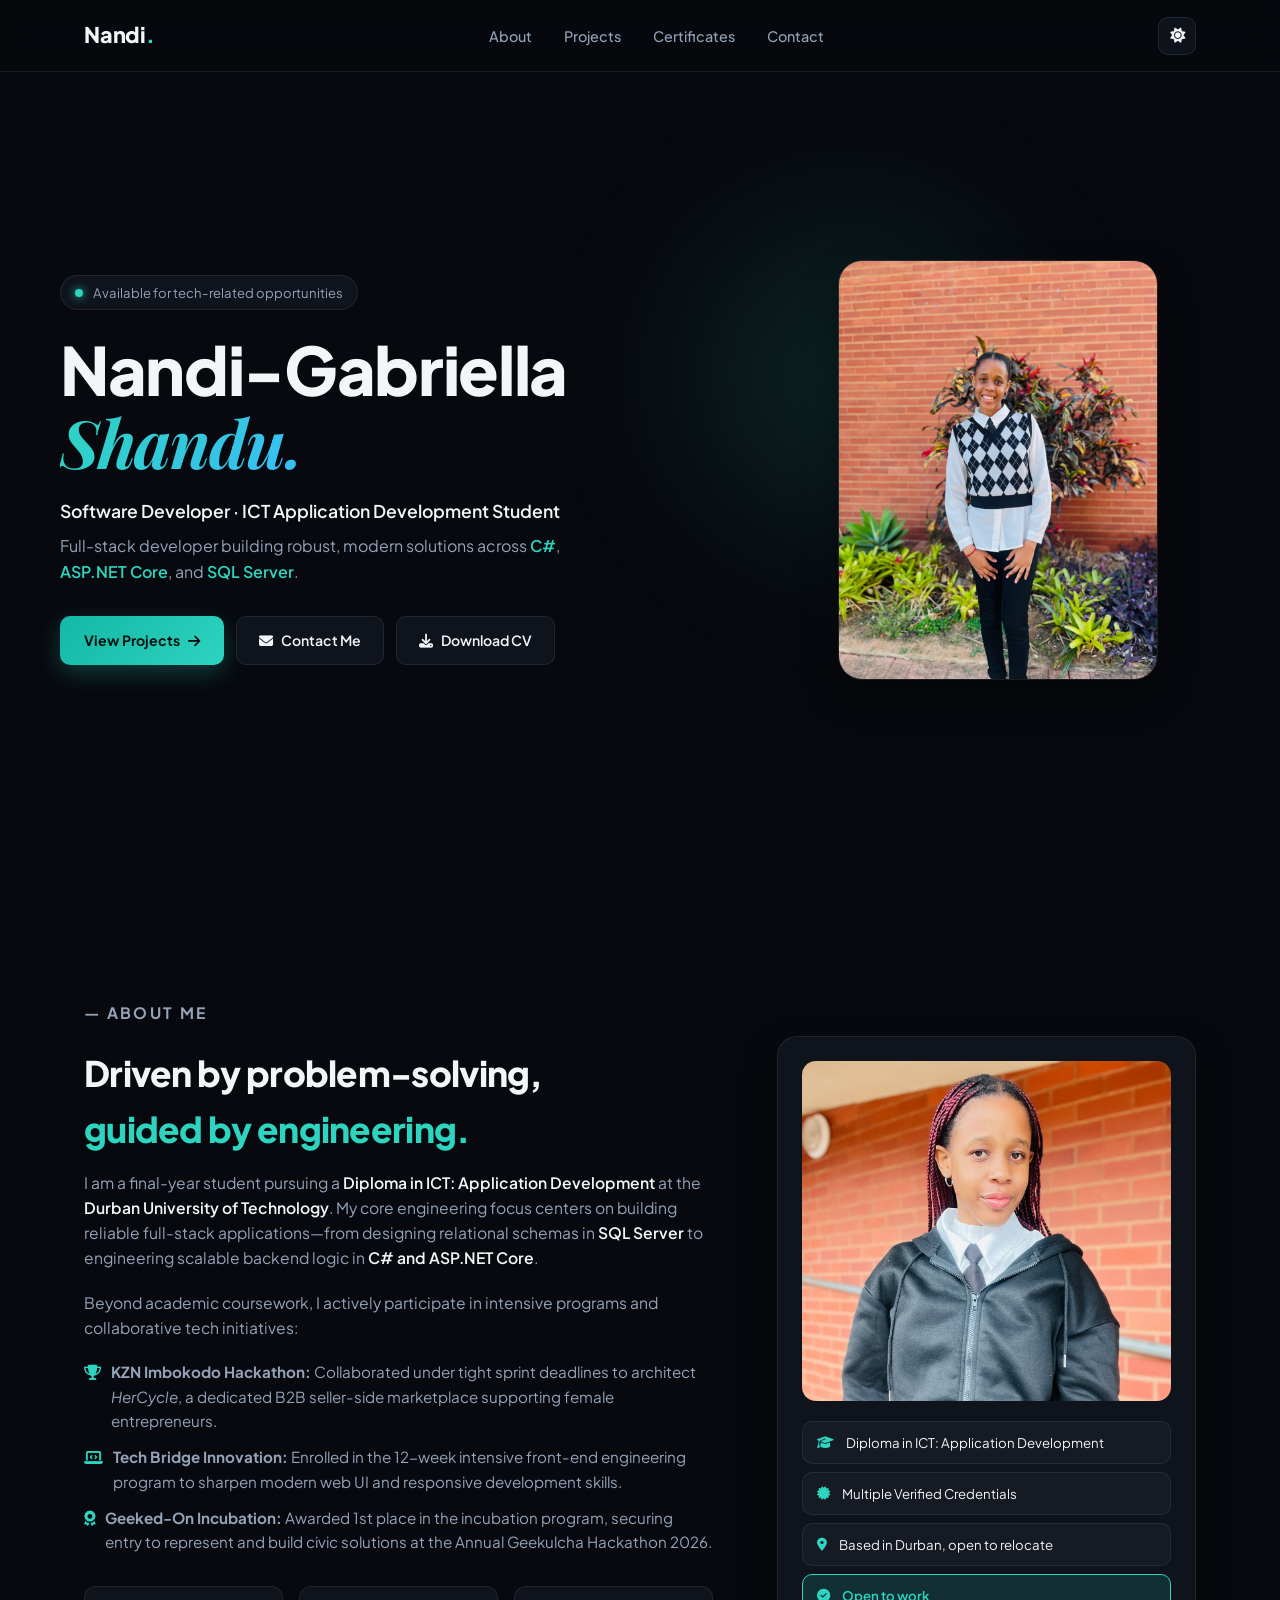
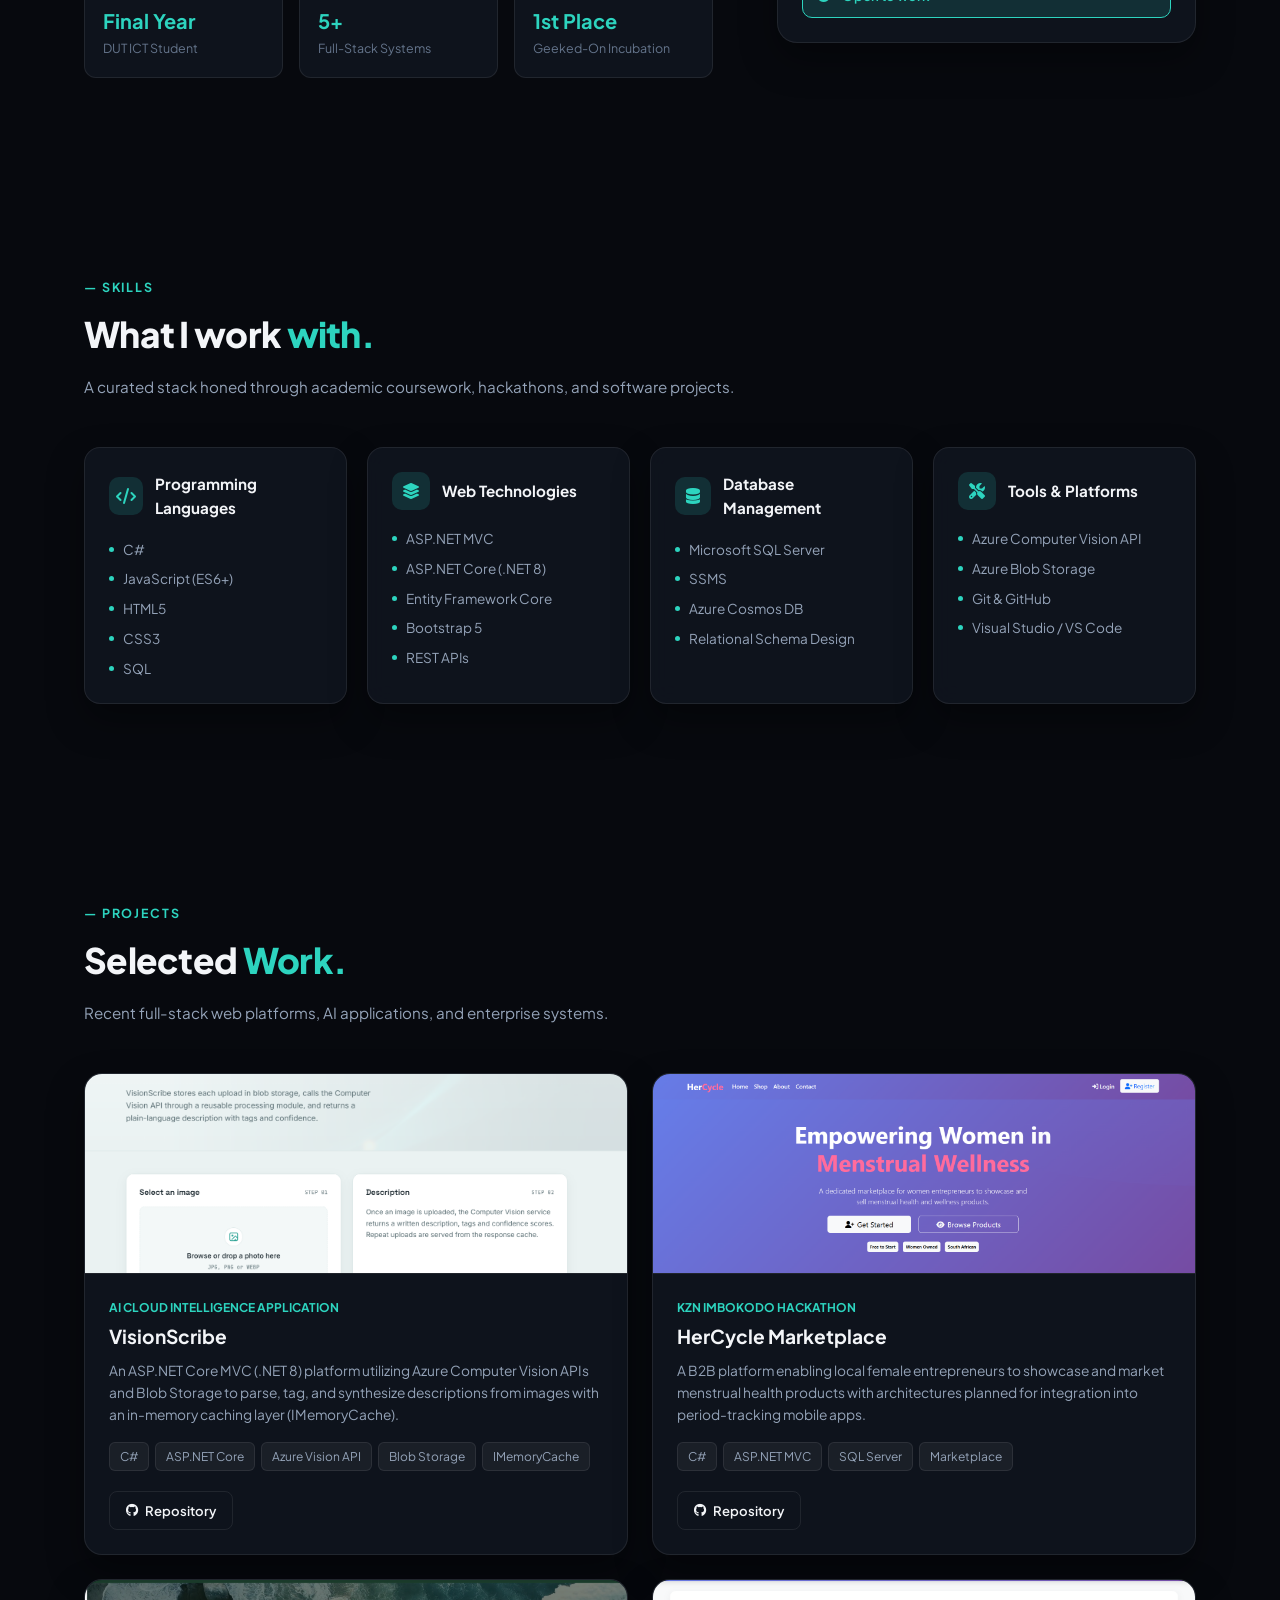
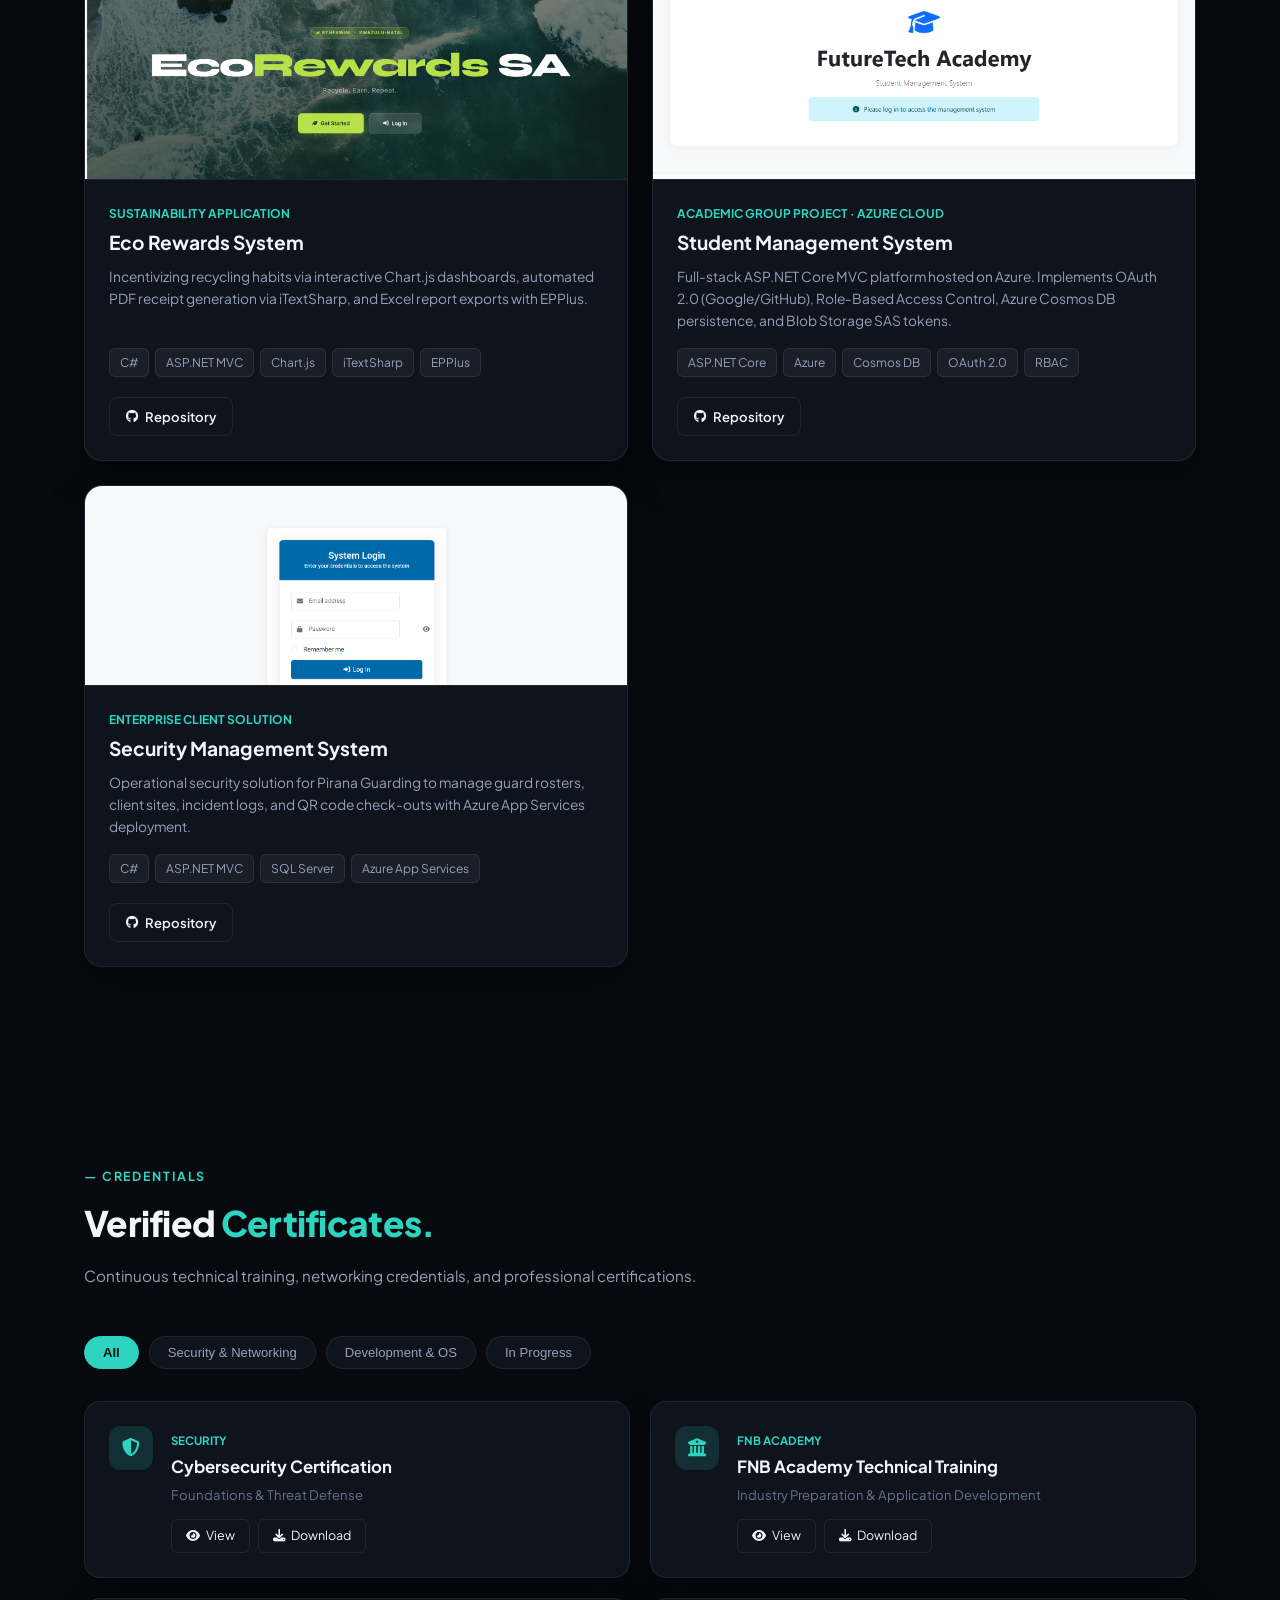
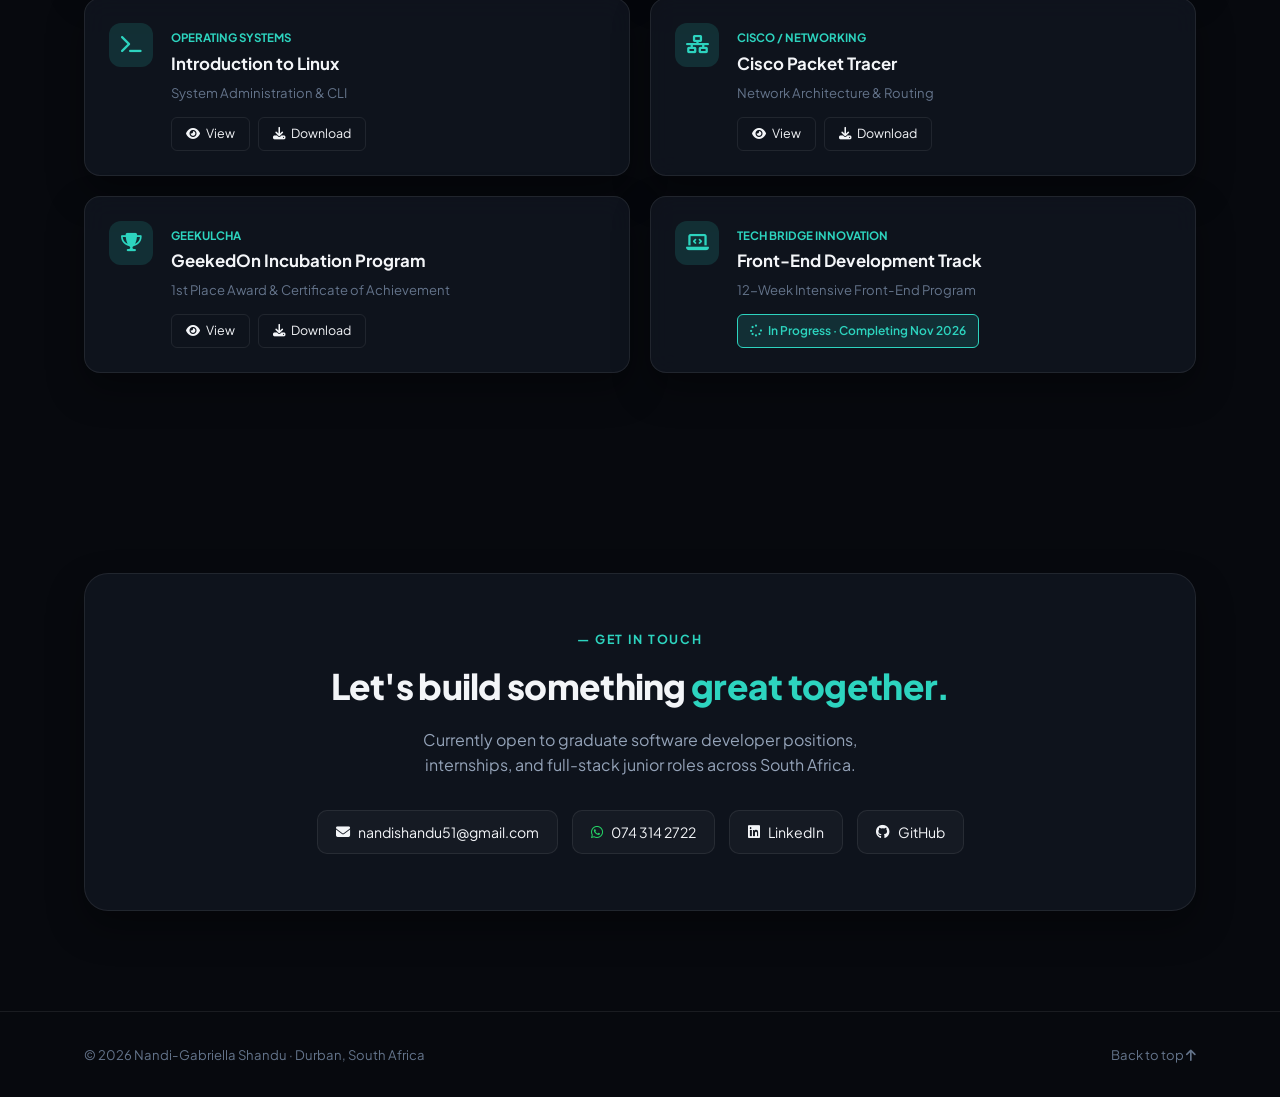
<file: index.html>
<!DOCTYPE html>
<html lang="en" data-theme="dark">

<head>
    <meta charset="UTF-8" />
    <meta name="viewport" content="width=device-width, initial-scale=1.0" />
    <title>Nandi-Gabriella Shandu — Portfolio</title>
    <link rel="preconnect" href="https://fonts.googleapis.com">
    <link rel="preconnect" href="https://fonts.gstatic.com" crossorigin>
    <link
        href="https://fonts.googleapis.com/css2?family=Plus+Jakarta+Sans:wght@300;400;500;600;700;800&family=Playfair+Display:ital,wght@1,600;1,700&display=swap"
        rel="stylesheet">
    <link rel="stylesheet" href="https://cdnjs.cloudflare.com/ajax/libs/font-awesome/6.5.0/css/all.min.css">
    <link rel="stylesheet" href="style.css">
</head>

<body>

    <!-- Top Glass Navigation -->
    <nav class="top-nav">
        <div class="nav-container">
            <a href="index.html" class="nav-logo">Nandi<span>.</span></a>
            <ul class="nav-links" id="navLinks">
                <li><a href="AboutMe.html">About</a></li>
                <li><a href="MyProjects.html">Projects</a></li>
                <li><a href="Certificates.html">Certificates</a></li>
                <li><a href="ContactDetails.html">Contact</a></li>
            </ul>
            <div class="nav-actions">
                <button id="themeToggle" class="icon-btn" aria-label="Toggle Theme">
                    <i class="fas fa-moon"></i>
                </button>
                <button id="menuToggle" class="mobile-toggle" aria-label="Open Menu">
                    <span></span><span></span><span></span>
                </button>
            </div>
        </div>
    </nav>

    <!-- Hero Section -->
    <section class="hero" id="home">
        <div class="hero-bg-glow"></div>
        <div class="hero-container">
            <div class="hero-text-col">
                <div class="status-pill">
                    <span class="status-dot"></span>
                    <span>Available for tech-related opportunities</span>
                </div>

                <h1 class="hero-title">
                    Nandi-Gabriella<br>
                    <span class="script-surname">Shandu.</span>
                </h1>

                <p class="hero-role">
                    Software Developer · ICT Application Development Student
                </p>
                <p class="hero-subtext">
                    Full-stack developer building robust, modern solutions across <span class="highlight">C#</span>,
                    <span class="highlight">ASP.NET Core</span>, and <span class="highlight">SQL Server</span>.
                </p>


                <div class="hero-btn-group">
                    <a href="MyProjects.html" class="btn-gradient">View Projects <i class="fas fa-arrow-right"></i></a>
                    <a href="ContactDetails.html" class="btn-glass"><i class="fas fa-envelope"></i> Contact Me</a>
                    <a href="Nandi_Gabriella_Shandu_Resume.pdf" download class="btn-outline">
                        <i class="fas fa-download"></i> Download CV
                    </a>
                </div>
            </div>

            <div class="hero-image-col">
                <div class="portrait-glow-ring"></div>
                <img src="images/profile.jpg" alt="Nandi-Gabriella Shandu" class="hero-portrait">
            </div>
        </div>
    </section>

    <!-- About Section -->
    <section class="section" id="about">
        <div class="container">
            <div class="about-wrapper">
                <div class="about-content">
                    <p class="section-tag">— ABOUT ME</p>
                    <h2 class="section-heading">Driven by problem-solving,<br><span class="accent-text">guided by
                            engineering.</span></h2>

                    <p>
                        I am a final-year student pursuing a <strong>Diploma in ICT: Application Development</strong> at
                        the <strong>Durban University of Technology</strong>. My core engineering focus centers on
                        building reliable full-stack applications—from designing relational schemas in <strong>SQL
                            Server</strong> to engineering scalable backend logic in <strong>C# and ASP.NET
                            Core</strong>.
                    </p>

                    <p>
                        Beyond academic coursework, I actively participate in intensive programs and collaborative tech
                        initiatives:
                    </p>

                    <ul
                        style="list-style: none; display: flex; flex-direction: column; gap: 12px; margin-bottom: 24px;">
                        <li
                            style="display: flex; align-items: flex-start; gap: 10px; font-size: 0.95rem; color: var(--text-mid);">
                            <i class="fas fa-trophy" style="color: var(--accent-cyan); margin-top: 5px;"></i>
                            <span><strong>KZN Imbokodo Hackathon:</strong> Collaborated under tight sprint deadlines to
                                architect <em>HerCycle</em>, a dedicated B2B seller-side marketplace supporting female
                                entrepreneurs.</span>
                        </li>
                        <li
                            style="display: flex; align-items: flex-start; gap: 10px; font-size: 0.95rem; color: var(--text-mid);">
                            <i class="fas fa-laptop-code" style="color: var(--accent-cyan); margin-top: 5px;"></i>
                            <span><strong>Tech Bridge Innovation:</strong> Enrolled in the 12-week intensive front-end
                                engineering program to sharpen modern web UI and responsive development skills.</span>
                        </li>
                        <li
                            style="display: flex; align-items: flex-start; gap: 10px; font-size: 0.95rem; color: var(--text-mid);">
                            <i class="fas fa-award" style="color: var(--accent-cyan); margin-top: 5px;"></i>
                            <span><strong>Geeked-On Incubation:</strong> Awarded 1st place in the incubation program,
                                securing entry to represent and build civic solutions at the Annual Geekulcha Hackathon
                                2026.</span>
                        </li>
                    </ul>

                    <div class="about-stats-grid">
                        <div class="mini-stat">
                            <h3>Final Year</h3>
                            <p>DUT ICT Student</p>
                        </div>
                        <div class="mini-stat">
                            <h3>5+</h3>
                            <p>Full-Stack Systems</p>
                        </div>
                        <div class="mini-stat">
                            <h3>1st Place</h3>
                            <p>Geeked-On Incubation</p>
                        </div>
                    </div>
                </div>

                <!-- About Photo Card with Stacked Pills -->
                <div class="about-card-col">
                    <div class="about-card">
                        <img src="images/nandi-1.jpg" alt="Nandi Shandu" class="about-card-img">
                        <div class="about-badge-list">
                            <div class="badge-pill">
                                <i class="fas fa-graduation-cap"></i>
                                <span>Diploma in ICT: Application Development</span>
                            </div>
                            <div class="badge-pill">
                                <i class="fas fa-certificate"></i>
                                <span>Multiple Verified Credentials</span>
                            </div>
                            <div class="badge-pill">
                                <i class="fas fa-location-dot"></i>
                                <span>Based in Durban, open to relocate</span>
                            </div>
                            <div class="badge-pill highlight">
                                <i class="fas fa-circle-check"></i>
                                <span>Open to work</span>
                            </div>
                        </div>
                    </div>
                </div>
            </div>
        </div>
    </section>

    <!-- Skills Section -->
    <section class="section" id="skills">
        <div class="container">
            <p class="section-tag">— SKILLS</p>
            <h2 class="section-heading">What I work <span class="accent-text">with.</span></h2>
            <p class="section-subtext">A curated stack honed through academic coursework, hackathons, and software
                projects.</p>

            <div class="skills-card-grid">
                <div class="skill-card">
                    <div class="skill-header">
                        <div class="skill-icon"><i class="fas fa-code"></i></div>
                        <h3>Programming Languages</h3>
                    </div>
                    <ul class="skill-tags">
                        <li>C#</li>
                        <li>JavaScript (ES6+)</li>
                        <li>HTML5</li>
                        <li>CSS3</li>
                        <li>SQL</li>
                    </ul>
                </div>

                <div class="skill-card">
                    <div class="skill-header">
                        <div class="skill-icon"><i class="fas fa-layer-group"></i></div>
                        <h3>Web Technologies</h3>
                    </div>
                    <ul class="skill-tags">
                        <li>ASP.NET MVC</li>
                        <li>ASP.NET Core (.NET 8)</li>
                        <li>Entity Framework Core</li>
                        <li>Bootstrap 5</li>
                        <li>REST APIs</li>
                    </ul>
                </div>

                <div class="skill-card">
                    <div class="skill-header">
                        <div class="skill-icon"><i class="fas fa-database"></i></div>
                        <h3>Database Management</h3>
                    </div>
                    <ul class="skill-tags">
                        <li>Microsoft SQL Server</li>
                        <li>SSMS</li>
                        <li>Azure Cosmos DB</li>
                        <li>Relational Schema Design</li>
                    </ul>
                </div>

                <div class="skill-card">
                    <div class="skill-header">
                        <div class="skill-icon"><i class="fas fa-screwdriver-wrench"></i></div>
                        <h3>Tools &amp; Platforms</h3>
                    </div>
                    <ul class="skill-tags">
                        <li>Azure Computer Vision API</li>
                        <li>Azure Blob Storage</li>
                        <li>Git &amp; GitHub</li>
                        <li>Visual Studio / VS Code</li>
                    </ul>
                </div>
            </div>
        </div>
    </section>

    <!-- Projects Section -->
    <section class="section" id="projects">
        <div class="container">
            <p class="section-tag">— PROJECTS</p>
            <h2 class="section-heading">Selected <span class="accent-text">Work.</span></h2>
            <p class="section-subtext">Recent full-stack web platforms, AI applications, and enterprise systems.</p>

            <div class="projects-grid">
                <!-- 1. VisionScribe -->
                <div class="project-glass-card">
                    <div class="project-mockup">
                        <img src="images/vision-scribe.png" alt="VisionScribe Application Screenshot"
                            style="width:100%; height:100%; object-fit:cover;">
                    </div>
                    <div class="project-info">
                        <span class="project-category">AI Cloud Intelligence Application</span>
                        <h3>VisionScribe</h3>
                        <p>An ASP.NET Core MVC (.NET 8) platform utilizing Azure Computer Vision APIs and Blob Storage
                            to parse, tag, and synthesize descriptions from images with an in-memory caching layer
                            (IMemoryCache).</p>
                        <div class="tag-row">
                            <span>C#</span><span>ASP.NET Core</span><span>Azure Vision API</span><span>Blob
                                Storage</span><span>IMemoryCache</span>
                        </div>
                        <div class="project-action-row">
                            <a href="https://github.com/Nandi288/VisionScribe" target="_blank" class="action-btn">
                                <i class="fab fa-github"></i> Repository
                            </a>
                        </div>
                    </div>
                </div>

                <!-- 2. HerCycle -->
                <div class="project-glass-card">
                    <div class="project-mockup">
                        <img src="images/Hercycle.png" alt="HerCycle Marketplace Screenshot"
                            style="width:100%; height:100%; object-fit:cover;">
                    </div>
                    <div class="project-info">
                        <span class="project-category">KZN Imbokodo Hackathon</span>
                        <h3>HerCycle Marketplace</h3>
                        <p>A B2B platform enabling local female entrepreneurs to showcase and market menstrual health
                            products with architectures planned for integration into period-tracking mobile apps.</p>
                        <div class="tag-row">
                            <span>C#</span><span>ASP.NET MVC</span><span>SQL Server</span><span>Marketplace</span>
                        </div>
                        <div class="project-action-row">
                            <a href="https://github.com/Nandi288/HerCycle" target="_blank" class="action-btn">
                                <i class="fab fa-github"></i> Repository
                            </a>
                        </div>
                    </div>
                </div>

                <!-- 3. Eco Rewards -->
                <div class="project-glass-card">
                    <div class="project-mockup">
                        <img src="images/Ecorewards.png" alt="Eco Rewards System Screenshot"
                            style="width:100%; height:100%; object-fit:cover;">
                    </div>
                    <div class="project-info">
                        <span class="project-category">Sustainability Application</span>
                        <h3>Eco Rewards System</h3>
                        <p>Incentivizing recycling habits via interactive Chart.js dashboards, automated PDF receipt
                            generation via iTextSharp, and Excel report exports with EPPlus.</p>
                        <div class="tag-row">
                            <span>C#</span><span>ASP.NET
                                MVC</span><span>Chart.js</span><span>iTextSharp</span><span>EPPlus</span>
                        </div>
                        <div class="project-action-row">
                            <a href="https://github.com/Nandi288/SmartRecyclingRewardsSystem" target="_blank"
                                class="action-btn">
                                <i class="fab fa-github"></i> Repository
                            </a>
                        </div>
                    </div>
                </div>

                <!-- 4. Student Management System -->
                <div class="project-glass-card">
                    <div class="project-mockup">
                        <img src="images/future-tech.png" alt="Student Management System Screenshot"
                            style="width:100%; height:100%; object-fit:cover;">
                    </div>
                    <div class="project-info">
                        <span class="project-category">Academic Group Project · Azure Cloud</span>
                        <h3>Student Management System</h3>
                        <p>Full-stack ASP.NET Core MVC platform hosted on Azure. Implements OAuth 2.0 (Google/GitHub),
                            Role-Based Access Control, Azure Cosmos DB persistence, and Blob Storage SAS tokens.</p>
                        <div class="tag-row">
                            <span>ASP.NET Core</span><span>Azure</span><span>Cosmos DB</span><span>OAuth
                                2.0</span><span>RBAC</span>
                        </div>
                        <div class="project-action-row">
                            <a href="https://github.com/Nandi288/FutureTech-StudentManagement" target="_blank"
                                class="action-btn">
                                <i class="fab fa-github"></i> Repository
                            </a>
                        </div>
                    </div>
                </div>

                <!-- 5. Pirana Security -->
                <div class="project-glass-card">
                    <div class="project-mockup">
                        <img src="images/pirana.png" alt="Pirana Security Management Screenshot"
                            style="width:100%; height:100%; object-fit:cover;">
                    </div>
                    <div class="project-info">
                        <span class="project-category">Enterprise Client Solution</span>
                        <h3>Security Management System</h3>
                        <p>Operational security solution for Pirana Guarding to manage guard rosters, client sites,
                            incident logs, and QR code check-outs with Azure App Services deployment.</p>
                        <div class="tag-row">
                            <span>C#</span><span>ASP.NET MVC</span><span>SQL Server</span><span>Azure App
                                Services</span>
                        </div>
                        <div class="project-action-row">
                            <a href="https://github.com/Sfundo03/PiranaSecuritySystem" target="_blank"
                                class="action-btn">
                                <i class="fab fa-github"></i> Repository
                            </a>
                        </div>
                    </div>
                </div>
            </div>
        </div>
    </section>

    <!-- Certificates Section -->
    <section class="section" id="certificates">
        <div class="container">
            <p class="section-tag">— CREDENTIALS</p>
            <h2 class="section-heading">Verified <span class="accent-text">Certificates.</span></h2>
            <p class="section-subtext">Continuous technical training, networking credentials, and professional
                certifications.</p>

            <div class="cert-filter-pills">
                <button class="filter-btn active" data-filter="all">All</button>
                <button class="filter-btn" data-filter="security">Security &amp; Networking</button>
                <button class="filter-btn" data-filter="dev">Development &amp; OS</button>
                <button class="filter-btn" data-filter="progress">In Progress</button>
            </div>

            <div class="certificates-grid">
                <!-- 1. Cybersecurity -->
                <div class="cert-glass-card" data-category="security">
                    <div class="cert-icon-wrap"><i class="fas fa-shield-halved"></i></div>
                    <div class="cert-body">
                        <span class="cert-provider">Security</span>
                        <h4>Cybersecurity Certification</h4>
                        <p>Foundations &amp; Threat Defense</p>
                        <div class="cert-btn-group">
                            <a href="certificates/cybersecurity-certificate.pdf" target="_blank"
                                class="cert-action-btn"><i class="fas fa-eye"></i> View</a>
                            <a href="certificates/cybersecurity-certificate.pdf"
                                download="Nandi_Shandu_Cybersecurity_Certificate.pdf" class="cert-action-btn"><i
                                    class="fas fa-download"></i> Download</a>
                        </div>
                    </div>
                </div>

                <!-- 2. FNB Academy -->
                <div class="cert-glass-card" data-category="dev">
                    <div class="cert-icon-wrap"><i class="fas fa-building-columns"></i></div>
                    <div class="cert-body">
                        <span class="cert-provider">FNB Academy</span>
                        <h4>FNB Academy Technical Training</h4>
                        <p>Industry Preparation &amp; Application Development</p>
                        <div class="cert-btn-group">
                            <a href="certificates/fnb-academy-certificate.pdf" target="_blank"
                                class="cert-action-btn"><i class="fas fa-eye"></i> View</a>
                            <a href="certificates/fnb-academy-certificate.pdf"
                                download="Nandi_Shandu_FNB_Academy_Certificate.pdf" class="cert-action-btn"><i
                                    class="fas fa-download"></i> Download</a>
                        </div>
                    </div>
                </div>

                <!-- 3. Linux -->
                <div class="cert-glass-card" data-category="dev">
                    <div class="cert-icon-wrap"><i class="fas fa-terminal"></i></div>
                    <div class="cert-body">
                        <span class="cert-provider">Operating Systems</span>
                        <h4>Introduction to Linux</h4>
                        <p>System Administration &amp; CLI</p>
                        <div class="cert-btn-group">
                            <a href="certificates/linux-certificate.pdf" target="_blank" class="cert-action-btn"><i
                                    class="fas fa-eye"></i> View</a>
                            <a href="certificates/linux-certificate.pdf" download="Nandi_Shandu_Linux_Certificate.pdf"
                                class="cert-action-btn"><i class="fas fa-download"></i> Download</a>
                        </div>
                    </div>
                </div>

                <!-- 4. Cisco Packet Tracer -->
                <div class="cert-glass-card" data-category="security">
                    <div class="cert-icon-wrap"><i class="fas fa-network-wired"></i></div>
                    <div class="cert-body">
                        <span class="cert-provider">Cisco / Networking</span>
                        <h4>Cisco Packet Tracer</h4>
                        <p>Network Architecture &amp; Routing</p>
                        <div class="cert-btn-group">
                            <a href="certificates/packet-tracer-certificate.pdf" target="_blank"
                                class="cert-action-btn"><i class="fas fa-eye"></i> View</a>
                            <a href="certificates/packet-tracer-certificate.pdf"
                                download="Nandi_Shandu_Packet_Tracer_Certificate.pdf" class="cert-action-btn"><i
                                    class="fas fa-download"></i> Download</a>
                        </div>
                    </div>
                </div>

                <!-- GeekedOn Incubation Certificate -->
                <div class="cert-glass-card" data-category="progress">
                    <div class="cert-icon-wrap"><i class="fas fa-trophy"></i></div>
                    <div class="cert-body">
                        <span class="cert-provider">Geekulcha</span>
                        <h4>GeekedOn Incubation Program</h4>
                        <p>1st Place Award &amp; Certificate of Achievement</p>
                        <div class="cert-btn-group">
                            <a href="images/geekedon-certificate.jpeg" target="_blank" class="cert-action-btn">
                                <i class="fas fa-eye"></i> View
                            </a>
                            <a href="images/geekedon-certificate.jpeg" download="Nandi_Shandu_Geekdon_Certificate.jpeg"
                                class="cert-action-btn">
                                <i class="fas fa-download"></i> Download
                            </a>
                        </div>
                    </div>
                </div>

                <!-- 5. Tech Bridge Innovation (In Progress) -->
                <div class="cert-glass-card" data-category="progress">
                    <div class="cert-icon-wrap"><i class="fas fa-laptop-code"></i></div>
                    <div class="cert-body">
                        <span class="cert-provider">Tech Bridge Innovation</span>
                        <h4>Front-End Development Track</h4>
                        <p>12-Week Intensive Front-End Program</p>
                        <div class="cert-btn-group">
                            <span class="badge-pill highlight"
                                style="display:inline-flex; align-items:center; gap:6px; padding:6px 12px; font-size:0.75rem; border-radius:6px;">
                                <i class="fas fa-spinner fa-spin"></i> In Progress · Completing Nov 2026
                            </span>
                        </div>
                    </div>
                </div>
            </div>
        </div>
    </section>

    <!-- Contact Section -->
    <section class="section" id="contact">
        <div class="container">
            <div class="contact-card-centered">
                <p class="section-tag" style="text-align: center;">— GET IN TOUCH</p>
                <h2 class="section-heading" style="text-align: center;">Let's build something <span
                        class="accent-text">great together.</span></h2>
                <p style="text-align: center; max-width: 500px; margin: 0 auto 32px; color: var(--text-mid);">
                    Currently open to graduate software developer positions, internships, and full-stack junior roles
                    across South Africa.
                </p>

                <div class="contact-methods">
                    <a href="mailto:nandishandu51@gmail.com" class="contact-badge">
                        <i class="fas fa-envelope"></i> nandishandu51@gmail.com
                    </a>
                    <a href="tel:0743142722" class="contact-badge">
                        <i class="fab fa-whatsapp" style="color: #25D366;"></i> 074 314 2722
                    </a>
                    <a href="https://www.linkedin.com/in/nandi-shandu-079231384" target="_blank" class="contact-badge">
                        <i class="fab fa-linkedin"></i> LinkedIn
                    </a>
                    <a href="https://github.com/Nandi288" target="_blank" class="contact-badge">
                        <i class="fab fa-github"></i> GitHub
                    </a>
                </div>
            </div>
        </div>
    </section>

    <!-- Footer -->
    <footer class="footer">
        <div class="container footer-content">
            <p>© 2026 Nandi-Gabriella Shandu · Durban, South Africa</p>
            <div class="footer-links">
                <a href="index.html">Back to top <i class="fas fa-arrow-up"></i></a>
            </div>
        </div>
    </footer>

    <script src="theme.js"></script>
</body>

</html>
</file>
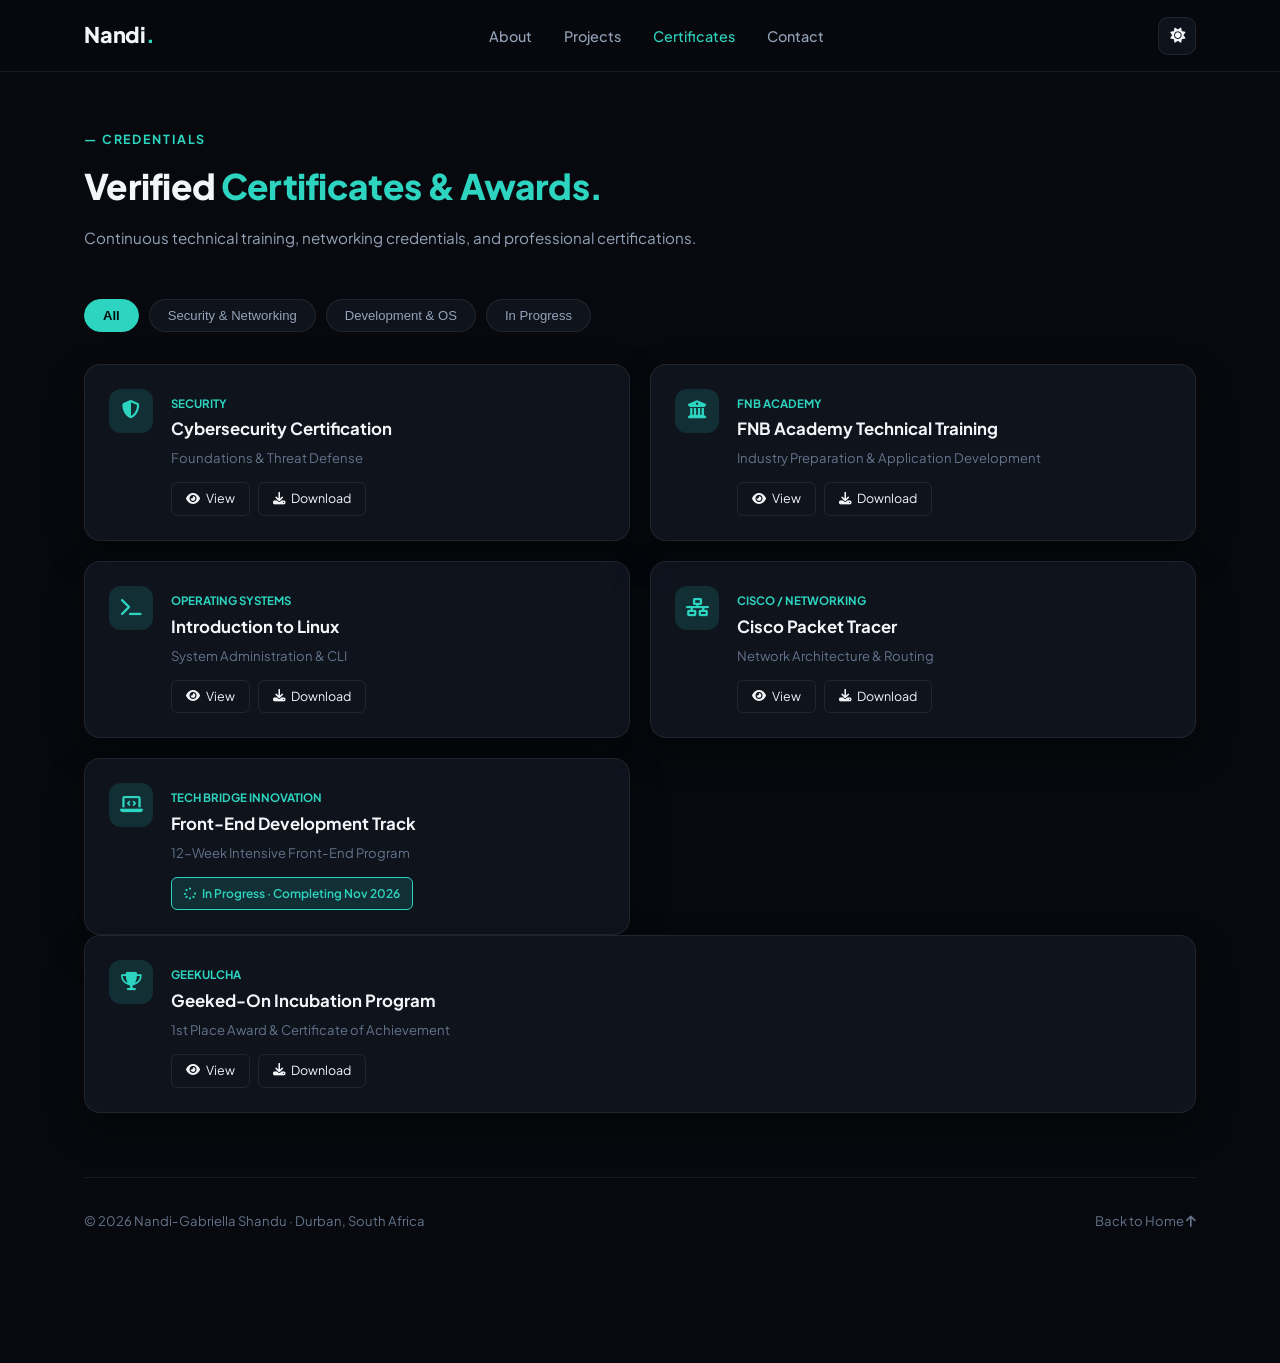
<file: Certificates.html>
<!DOCTYPE html>
<html lang="en" data-theme="dark">

<head>
    <meta charset="UTF-8" />
    <meta name="viewport" content="width=device-width, initial-scale=1.0" />
    <title>Certificates | Nandi Shandu</title>
    <link rel="preconnect" href="https://fonts.googleapis.com">
    <link rel="preconnect" href="https://fonts.gstatic.com" crossorigin>
    <link
        href="https://fonts.googleapis.com/css2?family=Plus+Jakarta+Sans:wght@300;400;500;600;700;800&family=Playfair+Display:ital,wght@1,600;1,700&display=swap"
        rel="stylesheet">
    <link rel="stylesheet" href="https://cdnjs.cloudflare.com/ajax/libs/font-awesome/6.5.0/css/all.min.css">
    <link rel="stylesheet" href="style.css">
</head>

<body>

    <!-- Top Glass Navigation -->
    <nav class="top-nav">
        <div class="nav-container">
            <a href="index.html#home" class="nav-logo">Nandi<span>.</span></a>
            <ul class="nav-links" id="navLinks">
                <li><a href="AboutMe.html">About</a></li>
                <li><a href="MyProjects.html">Projects</a></li>
                <li><a href="Certificates.html" class="active">Certificates</a></li>
                <li><a href="ContactDetails.html">Contact</a></li>
            </ul>
            <div class="nav-actions">
                <button id="themeToggle" class="icon-btn" aria-label="Toggle Theme">
                    <i class="fas fa-moon"></i>
                </button>
                <button id="menuToggle" class="mobile-toggle" aria-label="Open Menu">
                    <span></span><span></span><span></span>
                </button>
            </div>
        </div>
    </nav>

    <main class="section" style="padding-top: 130px;">
        <div class="container">
            <p class="section-tag">— CREDENTIALS</p>
            <h1 class="section-heading">Verified <span class="accent-text">Certificates &amp; Awards.</span></h1>
            <p class="section-subtext">Continuous technical training, networking credentials, and professional
                certifications.</p>

            <div class="cert-filter-pills">
                <button class="filter-btn active" data-filter="all">All</button>
                <button class="filter-btn" data-filter="security">Security &amp; Networking</button>
                <button class="filter-btn" data-filter="dev">Development &amp; OS</button>
                <button class="filter-btn" data-filter="progress">In Progress</button>
            </div>

            <div class="certificates-grid">
                <!-- 1. Cybersecurity -->
                <div class="cert-glass-card" data-category="security">
                    <div class="cert-icon-wrap"><i class="fas fa-shield-halved"></i></div>
                    <div class="cert-body">
                        <span class="cert-provider">Security</span>
                        <h4>Cybersecurity Certification</h4>
                        <p>Foundations &amp; Threat Defense</p>
                        <div class="cert-btn-group">
                            <a href="certificates/cybersecurity-certificate.pdf" target="_blank"
                                class="cert-action-btn"><i class="fas fa-eye"></i> View</a>
                            <a href="certificates/cybersecurity-certificate.pdf"
                                download="Nandi_Shandu_Cybersecurity_Certificate.pdf" class="cert-action-btn"><i
                                    class="fas fa-download"></i> Download</a>
                        </div>
                    </div>
                </div>

                <!-- 2. FNB Academy -->
                <div class="cert-glass-card" data-category="dev">
                    <div class="cert-icon-wrap"><i class="fas fa-building-columns"></i></div>
                    <div class="cert-body">
                        <span class="cert-provider">FNB Academy</span>
                        <h4>FNB Academy Technical Training</h4>
                        <p>Industry Preparation &amp; Application Development</p>
                        <div class="cert-btn-group">
                            <a href="certificates/fnb-academy-certificate.pdf" target="_blank"
                                class="cert-action-btn"><i class="fas fa-eye"></i> View</a>
                            <a href="certificates/fnb-academy-certificate.pdf"
                                download="Nandi_Shandu_FNB_Academy_Certificate.pdf" class="cert-action-btn"><i
                                    class="fas fa-download"></i> Download</a>
                        </div>
                    </div>
                </div>

                <!-- 3. Linux -->
                <div class="cert-glass-card" data-category="dev">
                    <div class="cert-icon-wrap"><i class="fas fa-terminal"></i></div>
                    <div class="cert-body">
                        <span class="cert-provider">Operating Systems</span>
                        <h4>Introduction to Linux</h4>
                        <p>System Administration &amp; CLI</p>
                        <div class="cert-btn-group">
                            <a href="certificates/linux-certificate.pdf" target="_blank" class="cert-action-btn"><i
                                    class="fas fa-eye"></i> View</a>
                            <a href="certificates/linux-certificate.pdf" download="Nandi_Shandu_Linux_Certificate.pdf"
                                class="cert-action-btn"><i class="fas fa-download"></i> Download</a>
                        </div>
                    </div>
                </div>

                <!-- 4. Cisco Packet Tracer -->
                <div class="cert-glass-card" data-category="security">
                    <div class="cert-icon-wrap"><i class="fas fa-network-wired"></i></div>
                    <div class="cert-body">
                        <span class="cert-provider">Cisco / Networking</span>
                        <h4>Cisco Packet Tracer</h4>
                        <p>Network Architecture &amp; Routing</p>
                        <div class="cert-btn-group">
                            <a href="certificates/packet-tracer-certificate.pdf" target="_blank"
                                class="cert-action-btn"><i class="fas fa-eye"></i> View</a>
                            <a href="certificates/packet-tracer-certificate.pdf"
                                download="Nandi_Shandu_Packet_Tracer_Certificate.pdf" class="cert-action-btn"><i
                                    class="fas fa-download"></i> Download</a>
                        </div>
                    </div>
                </div>

                <!-- 5. Tech Bridge Innovation -->
                <div class="cert-glass-card" data-category="progress">
                    <div class="cert-icon-wrap"><i class="fas fa-laptop-code"></i></div>
                    <div class="cert-body">
                        <span class="cert-provider">Tech Bridge Innovation</span>
                        <h4>Front-End Development Track</h4>
                        <p>12-Week Intensive Front-End Program</p>
                        <div class="cert-btn-group">
                            <span class="badge-pill highlight"
                                style="display:inline-flex; align-items:center; gap:6px; padding:6px 12px; font-size:0.75rem; border-radius:6px;">
                                <i class="fas fa-spinner fa-spin"></i> In Progress · Completing Nov 2026
                            </span>
                        </div>
                    </div>
                </div>
            </div>

            <!-- GeekedOn Incubation Certificate -->
            <div class="cert-glass-card" data-category="progress">
                <div class="cert-icon-wrap"><i class="fas fa-trophy"></i></div>
                <div class="cert-body">
                    <span class="cert-provider">Geekulcha</span>
                    <h4>Geeked-On Incubation Program</h4>
                    <p>1st Place Award &amp; Certificate of Achievement</p>
                    <div class="cert-btn-group">
                        <a href="images/geekedon-certificate.jpeg" target="_blank" class="cert-action-btn">
                            <i class="fas fa-eye"></i> View
                        </a>
                        <a href="images/geekedon-certificate.jpeg" download="Nandi_Shandu_Geekdon_Certificate.jpeg"
                            class="cert-action-btn">
                            <i class="fas fa-download"></i> Download
                        </a>
                    </div>
                </div>
            </div>

            <!-- Footer -->
            <footer class="footer" style="margin-top: 64px;">
                <div class="footer-content">
                    <p>© 2026 Nandi-Gabriella Shandu · Durban, South Africa</p>
                    <div class="footer-links">
                        <a href="index.html">Back to Home <i class="fas fa-arrow-up"></i></a>
                    </div>
                </div>
            </footer>
        </div>
    </main>

    <script src="theme.js"></script>
</body>

</html>
</file>
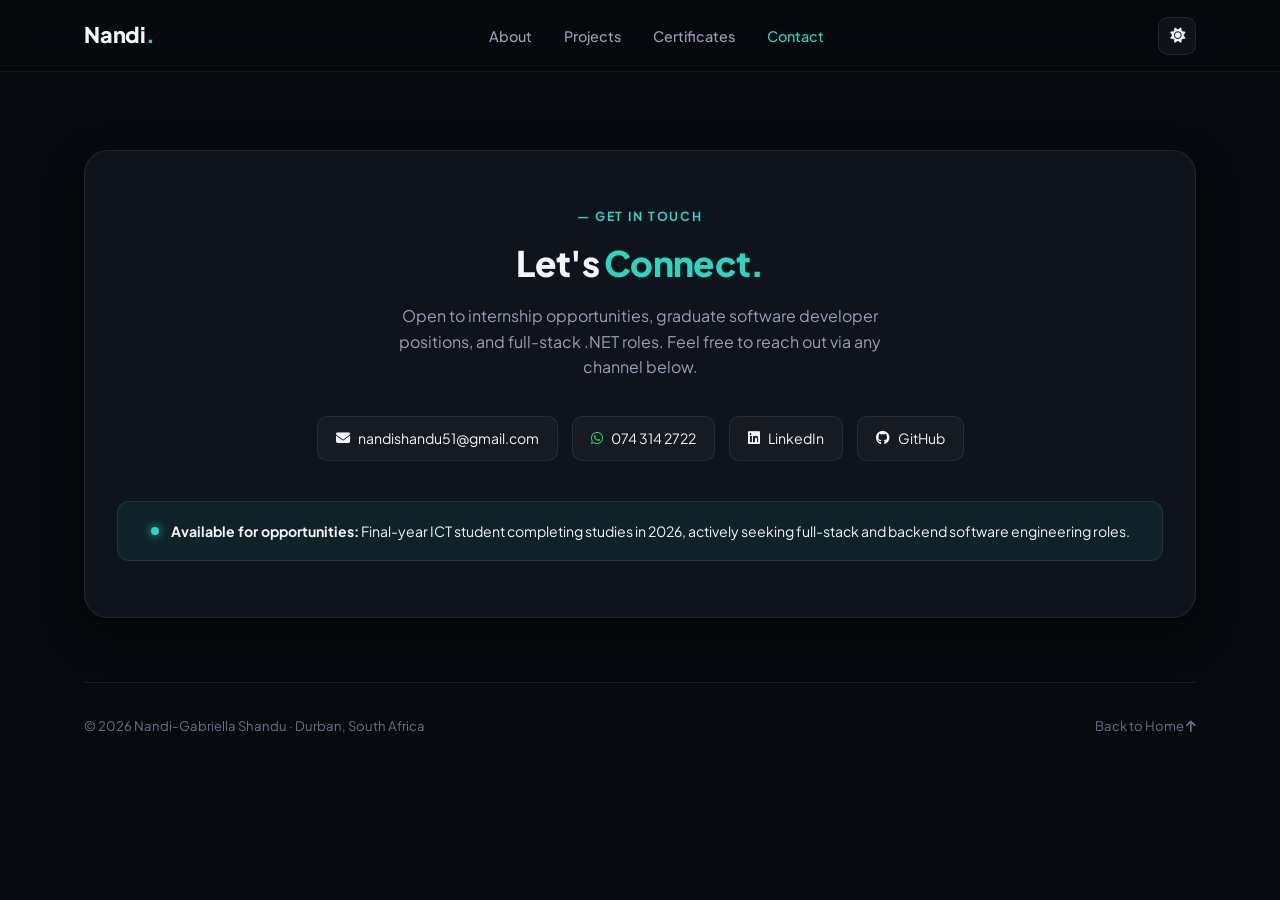
<file: ContactDetails.html>
<!DOCTYPE html>
<html lang="en" data-theme="dark">

<head>
    <meta charset="UTF-8" />
    <meta name="viewport" content="width=device-width, initial-scale=1.0" />
    <title>Contact | Nandi Shandu</title>
    <link rel="preconnect" href="https://fonts.googleapis.com">
    <link rel="preconnect" href="https://fonts.gstatic.com" crossorigin>
    <link
        href="https://fonts.googleapis.com/css2?family=Plus+Jakarta+Sans:wght@300;400;500;600;700;800&family=Playfair+Display:ital,wght@1,600;1,700&display=swap"
        rel="stylesheet">
    <link rel="stylesheet" href="https://cdnjs.cloudflare.com/ajax/libs/font-awesome/6.5.0/css/all.min.css">
    <link rel="stylesheet" href="style.css">
</head>

<body>

    <!-- Top Glass Navigation -->
    <nav class="top-nav">
        <div class="nav-container">
            <a href="index.html#home" class="nav-logo">Nandi<span>.</span></a>
            <ul class="nav-links" id="navLinks">
                <li><a href="AboutMe.html">About</a></li>
                <li><a href="MyProjects.html">Projects</a></li>
                <li><a href="Certificates.html">Certificates</a></li>
                <li><a href="ContactDetails.html" class="active">Contact</a></li>
            </ul>
            <div class="nav-actions">
                <button id="themeToggle" class="icon-btn" aria-label="Toggle Theme">
                    <i class="fas fa-moon"></i>
                </button>
                <button id="menuToggle" class="mobile-toggle" aria-label="Open Menu">
                    <span></span><span></span><span></span>
                </button>
            </div>
        </div>
    </nav>

    <main class="section" style="padding-top: 130px;">
        <div class="container">
            <div class="contact-card-centered" style="margin-top: 20px;">
                <p class="section-tag" style="text-align: center;">— GET IN TOUCH</p>
                <h1 class="section-heading" style="text-align: center;">Let's <span class="accent-text">Connect.</span>
                </h1>
                <p style="text-align: center; max-width: 520px; margin: 0 auto 36px; color: var(--text-mid);">
                    Open to internship opportunities, graduate software developer positions, and full-stack .NET roles.
                    Feel free to reach out via any channel below.
                </p>

                <div class="contact-methods">
                    <a href="mailto:nandishandu51@gmail.com" class="contact-badge">
                        <i class="fas fa-envelope"></i> nandishandu51@gmail.com
                    </a>
                    <a href="tel:0743142722" class="contact-badge">
                        <i class="fab fa-whatsapp" style="color: #25D366;"></i> 074 314 2722
                    </a>
                    <a href="https://www.linkedin.com/in/nandi-shandu-079231384" target="_blank" class="contact-badge">
                        <i class="fab fa-linkedin"></i> LinkedIn
                    </a>
                    <a href="https://github.com/Nandi288" target="_blank" class="contact-badge">
                        <i class="fab fa-github"></i> GitHub
                    </a>
                </div>

                <div
                    style="margin-top: 40px; padding: 18px 24px; background: rgba(45, 212, 191, 0.08); border: 1px solid var(--surface-card-border); border-radius: 12px; display: flex; align-items: center; justify-content: center; gap: 12px;">
                    <span class="status-dot"></span>
                    <span style="font-size: 0.88rem; color: var(--text-main);">
                        <strong>Available for opportunities:</strong> Final-year ICT student completing studies in 2026,
                        actively seeking full-stack and backend software engineering roles.
                    </span>
                </div>
            </div>

            <!-- Footer -->
            <footer class="footer" style="margin-top: 64px;">
                <div class="footer-content">
                    <p>© 2026 Nandi-Gabriella Shandu · Durban, South Africa</p>
                    <div class="footer-links">
                        <a href="index.html">Back to Home <i class="fas fa-arrow-up"></i></a>
                    </div>
                </div>
            </footer>
        </div>
    </main>

    <script src="theme.js"></script>
</body>

</html>
</file>
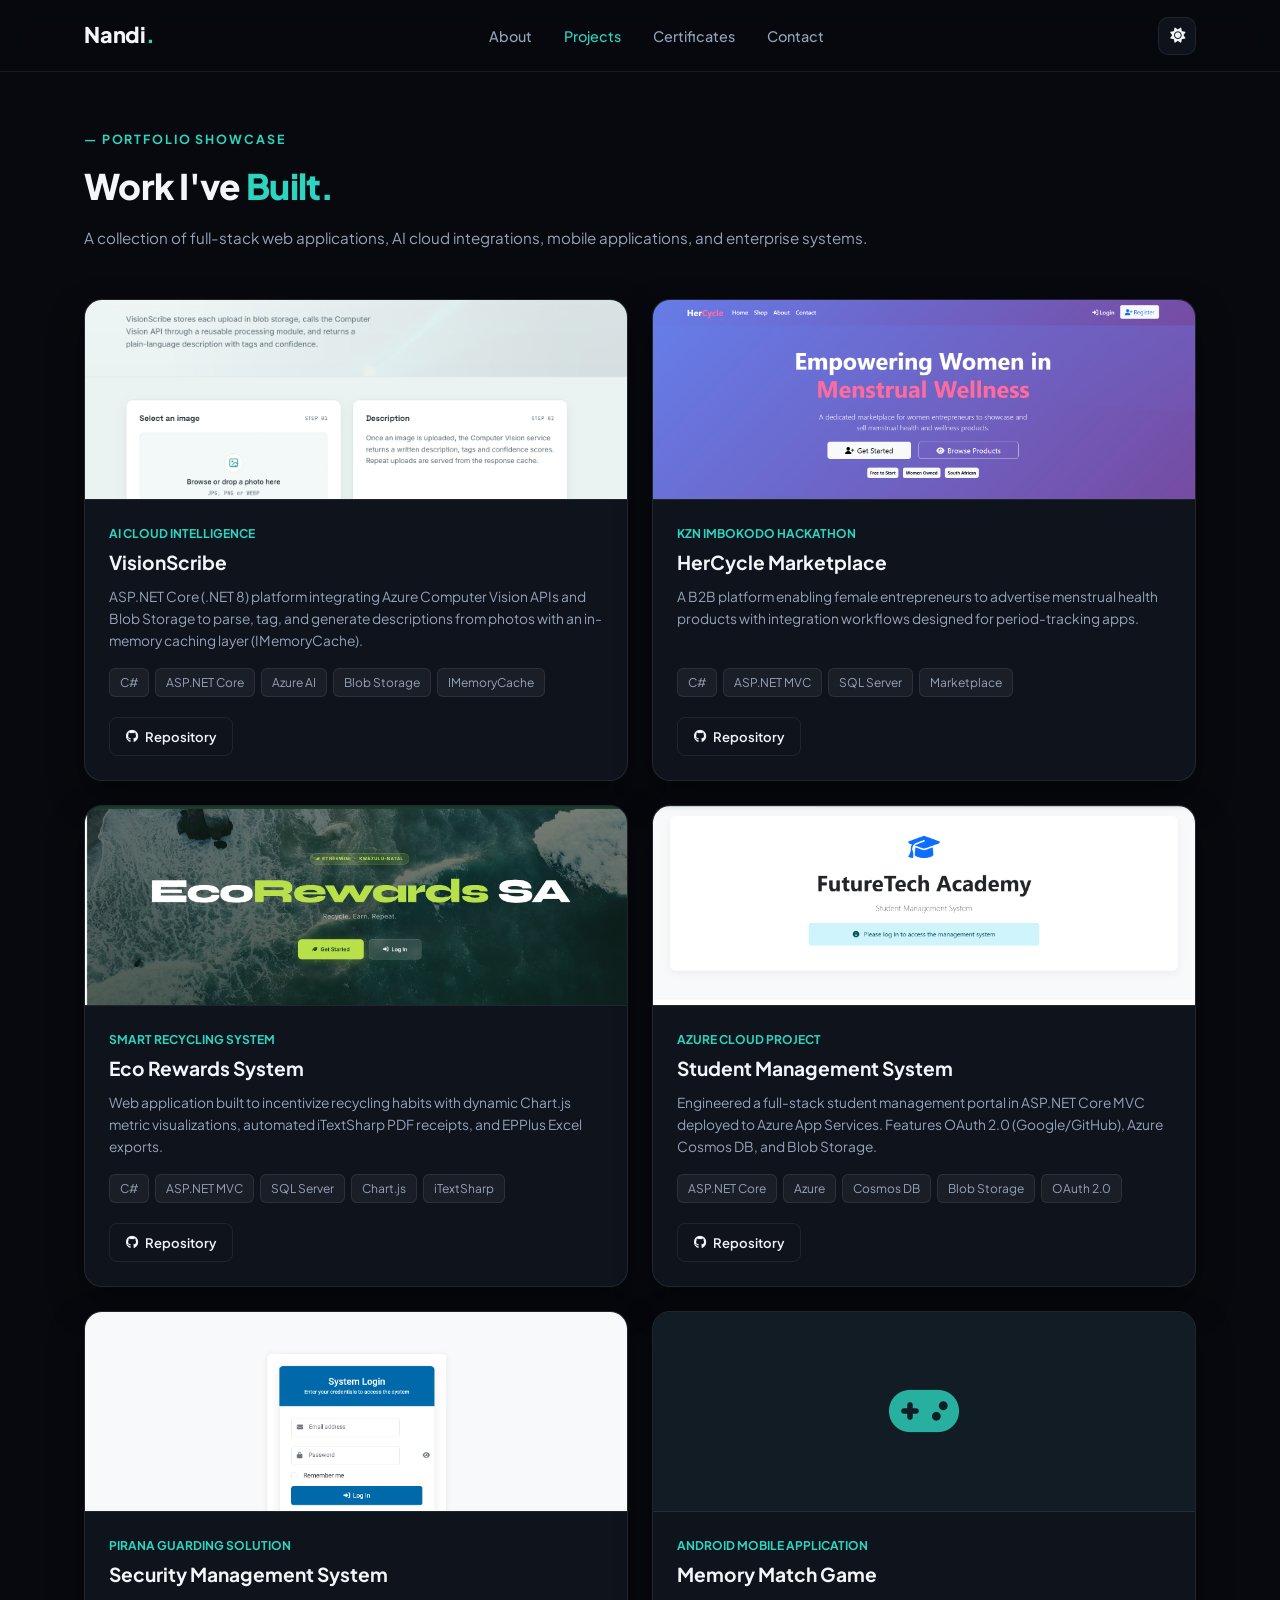
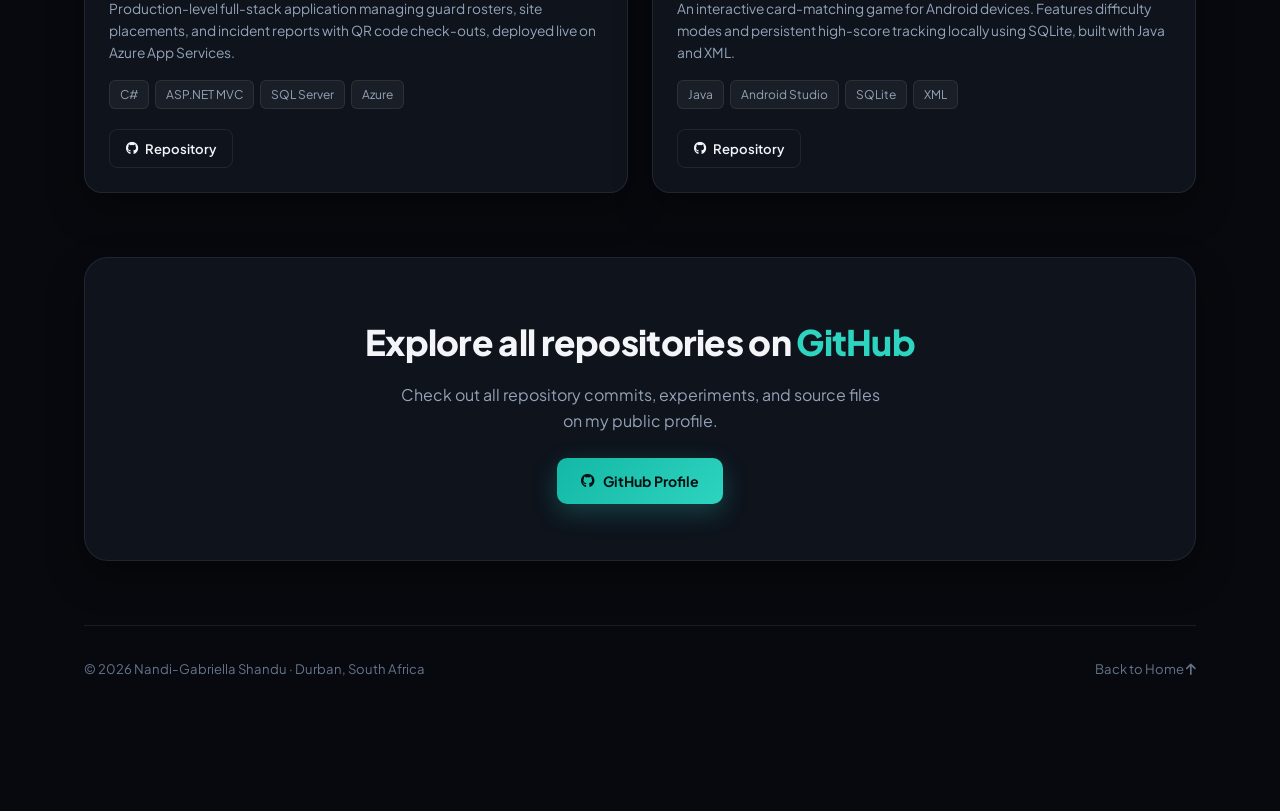
<file: MyProjects.html>
<!DOCTYPE html>
<html lang="en" data-theme="dark">

<head>
    <meta charset="UTF-8" />
    <meta name="viewport" content="width=device-width, initial-scale=1.0" />
    <title>Projects | Nandi Shandu</title>
    <link rel="preconnect" href="https://fonts.googleapis.com">
    <link rel="preconnect" href="https://fonts.gstatic.com" crossorigin>
    <link
        href="https://fonts.googleapis.com/css2?family=Plus+Jakarta+Sans:wght@300;400;500;600;700;800&family=Playfair+Display:ital,wght@1,600;1,700&display=swap"
        rel="stylesheet">
    <link rel="stylesheet" href="https://cdnjs.cloudflare.com/ajax/libs/font-awesome/6.5.0/css/all.min.css">
    <link rel="stylesheet" href="style.css">
</head>

<body>

    <!-- Top Glass Navigation -->
    <nav class="top-nav">
        <div class="nav-container">
            <a href="index.html#home" class="nav-logo">Nandi<span>.</span></a>
            <ul class="nav-links" id="navLinks">
                <li><a href="index.html">About</a></li>
                <li><a href="MyProjects.html" class="active">Projects</a></li>
                <li><a href="Certificates.html">Certificates</a></li>
                <li><a href="ContactDetails.html">Contact</a></li>
            </ul>
            <div class="nav-actions">
                <button id="themeToggle" class="icon-btn" aria-label="Toggle Theme">
                    <i class="fas fa-moon"></i>
                </button>
                <button id="menuToggle" class="mobile-toggle" aria-label="Open Menu">
                    <span></span><span></span><span></span>
                </button>
            </div>
        </div>
    </nav>

    <main class="section" style="padding-top: 130px;">
        <div class="container">
            <p class="section-tag">— PORTFOLIO SHOWCASE</p>
            <h1 class="section-heading">Work I've <span class="accent-text">Built.</span></h1>
            <p class="section-subtext">A collection of full-stack web applications, AI cloud integrations, mobile
                applications, and enterprise systems.</p>

            <div class="projects-grid">
                <!-- 1. VisionScribe -->
                <div class="project-glass-card">
                    <div class="project-mockup">
                        <img src="images/vision-scribe.png" alt="VisionScribe Application"
                            style="width:100%; height:100%; object-fit:cover;">
                    </div>
                    <div class="project-info">
                        <span class="project-category">AI Cloud Intelligence</span>
                        <h3>VisionScribe</h3>
                        <p>ASP.NET Core (.NET 8) platform integrating Azure Computer Vision APIs and Blob Storage to
                            parse, tag, and generate descriptions from photos with an in-memory caching layer
                            (IMemoryCache).</p>
                        <div class="tag-row">
                            <span>C#</span><span>ASP.NET Core</span><span>Azure AI</span><span>Blob
                                Storage</span><span>IMemoryCache</span>
                        </div>
                        <div class="project-action-row">
                            <a href="https://github.com/Nandi288/PhotoDescriberApp" target="_blank" class="action-btn">
                                <i class="fab fa-github"></i> Repository
                            </a>
                        </div>
                    </div>
                </div>

                <!-- 2. HerCycle -->
                <div class="project-glass-card">
                    <div class="project-mockup">
                        <img src="images/Hercycle.png" alt="HerCycle Marketplace"
                            style="width:100%; height:100%; object-fit:cover;">
                    </div>
                    <div class="project-info">
                        <span class="project-category">KZN Imbokodo Hackathon</span>
                        <h3>HerCycle Marketplace</h3>
                        <p>A B2B platform enabling female entrepreneurs to advertise menstrual health products with
                            integration workflows designed for period-tracking apps.</p>
                        <div class="tag-row">
                            <span>C#</span><span>ASP.NET MVC</span><span>SQL Server</span><span>Marketplace</span>
                        </div>
                        <div class="project-action-row">
                            <a href="https://github.com/Nandi288/HerCycle" target="_blank" class="action-btn">
                                <i class="fab fa-github"></i> Repository
                            </a>
                        </div>
                    </div>
                </div>

                <!-- 3. Eco Rewards -->
                <div class="project-glass-card">
                    <div class="project-mockup">
                        <img src="images/Ecorewards.png" alt="Eco Rewards System"
                            style="width:100%; height:100%; object-fit:cover;">
                    </div>
                    <div class="project-info">
                        <span class="project-category">Smart Recycling System</span>
                        <h3>Eco Rewards System</h3>
                        <p>Web application built to incentivize recycling habits with dynamic Chart.js metric
                            visualizations, automated iTextSharp PDF receipts, and EPPlus Excel exports.</p>
                        <div class="tag-row">
                            <span>C#</span><span>ASP.NET MVC</span><span>SQL
                                Server</span><span>Chart.js</span><span>iTextSharp</span>
                        </div>
                        <div class="project-action-row">
                            <a href="https://github.com/Nandi288/SmartRecyclingRewardsSystem" target="_blank"
                                class="action-btn">
                                <i class="fab fa-github"></i> Repository
                            </a>
                        </div>
                    </div>
                </div>

                <!-- 4. Student Management System -->
                <div class="project-glass-card">
                    <div class="project-mockup">
                        <img src="images/future-tech.png" alt="Student Management System"
                            style="width:100%; height:100%; object-fit:cover;">
                    </div>
                    <div class="project-info">
                        <span class="project-category">Azure Cloud Project</span>
                        <h3>Student Management System</h3>
                        <p>Engineered a full-stack student management portal in ASP.NET Core MVC deployed to Azure App
                            Services. Features OAuth 2.0 (Google/GitHub), Azure Cosmos DB, and Blob Storage.</p>
                        <div class="tag-row">
                            <span>ASP.NET Core</span><span>Azure</span><span>Cosmos DB</span><span>Blob
                                Storage</span><span>OAuth 2.0</span>
                        </div>
                        <div class="project-action-row">
                            <a href="https://github.com/Nandi288/FutureTech-StudentManagement" target="_blank"
                                class="action-btn">
                                <i class="fab fa-github"></i> Repository
                            </a>
                        </div>
                    </div>
                </div>

                <!-- 5. Pirana Security -->
                <div class="project-glass-card">
                    <div class="project-mockup">
                        <img src="images/pirana.png" alt="Pirana Security Management"
                            style="width:100%; height:100%; object-fit:cover;">
                    </div>
                    <div class="project-info">
                        <span class="project-category">Pirana Guarding Solution</span>
                        <h3>Security Management System</h3>
                        <p>Production-level full-stack application managing guard rosters, site placements, and incident
                            reports with QR code check-outs, deployed live on Azure App Services.</p>
                        <div class="tag-row">
                            <span>C#</span><span>ASP.NET MVC</span><span>SQL Server</span><span>Azure</span>
                        </div>
                        <div class="project-action-row">
                            <a href="https://github.com/Sfundo03/PiranaSecuritySystem" target="_blank"
                                class="action-btn">
                                <i class="fab fa-github"></i> Repository
                            </a>
                        </div>
                    </div>
                </div>

                <!-- 6. Memory Match Game -->
                <div class="project-glass-card">
                    <div class="project-mockup"
                        style="background:#111c24; display:flex; align-items:center; justify-content:center;">
                        <i class="fas fa-gamepad" style="font-size:3.5rem; color:var(--accent-cyan); opacity:0.8;"></i>
                    </div>
                    <div class="project-info">
                        <span class="project-category">Android Mobile Application</span>
                        <h3>Memory Match Game</h3>
                        <p>An interactive card-matching game for Android devices. Features difficulty modes and
                            persistent high-score tracking locally using SQLite, built with Java and XML.</p>
                        <div class="tag-row">
                            <span>Java</span><span>Android Studio</span><span>SQLite</span><span>XML</span>
                        </div>
                        <div class="project-action-row">
                            <a href="https://github.com/Nandi288/MemoryMatchGame" target="_blank" class="action-btn">
                                <i class="fab fa-github"></i> Repository
                            </a>
                        </div>
                    </div>
                </div>
            </div>

            <!-- GitHub CTA -->
            <div class="contact-card-centered" style="margin-top: 64px; text-align: center;">
                <h2 class="section-heading">Explore all repositories on <span class="accent-text">GitHub</span></h2>
                <p style="max-width: 500px; margin: 0 auto 24px; color: var(--text-mid);">
                    Check out all repository commits, experiments, and source files on my public profile.
                </p>
                <a href="https://github.com/Nandi288" target="_blank" class="btn-gradient">
                    <i class="fab fa-github"></i> GitHub Profile
                </a>
            </div>

            <!-- Footer -->
            <footer class="footer" style="margin-top: 64px;">
                <div class="footer-content">
                    <p>© 2026 Nandi-Gabriella Shandu · Durban, South Africa</p>
                    <div class="footer-links">
                        <a href="index.html">Back to Home <i class="fas fa-arrow-up"></i></a>
                    </div>
                </div>
            </footer>
        </div>
    </main>

    <script src="theme.js"></script>
</body>

</html>
</file>
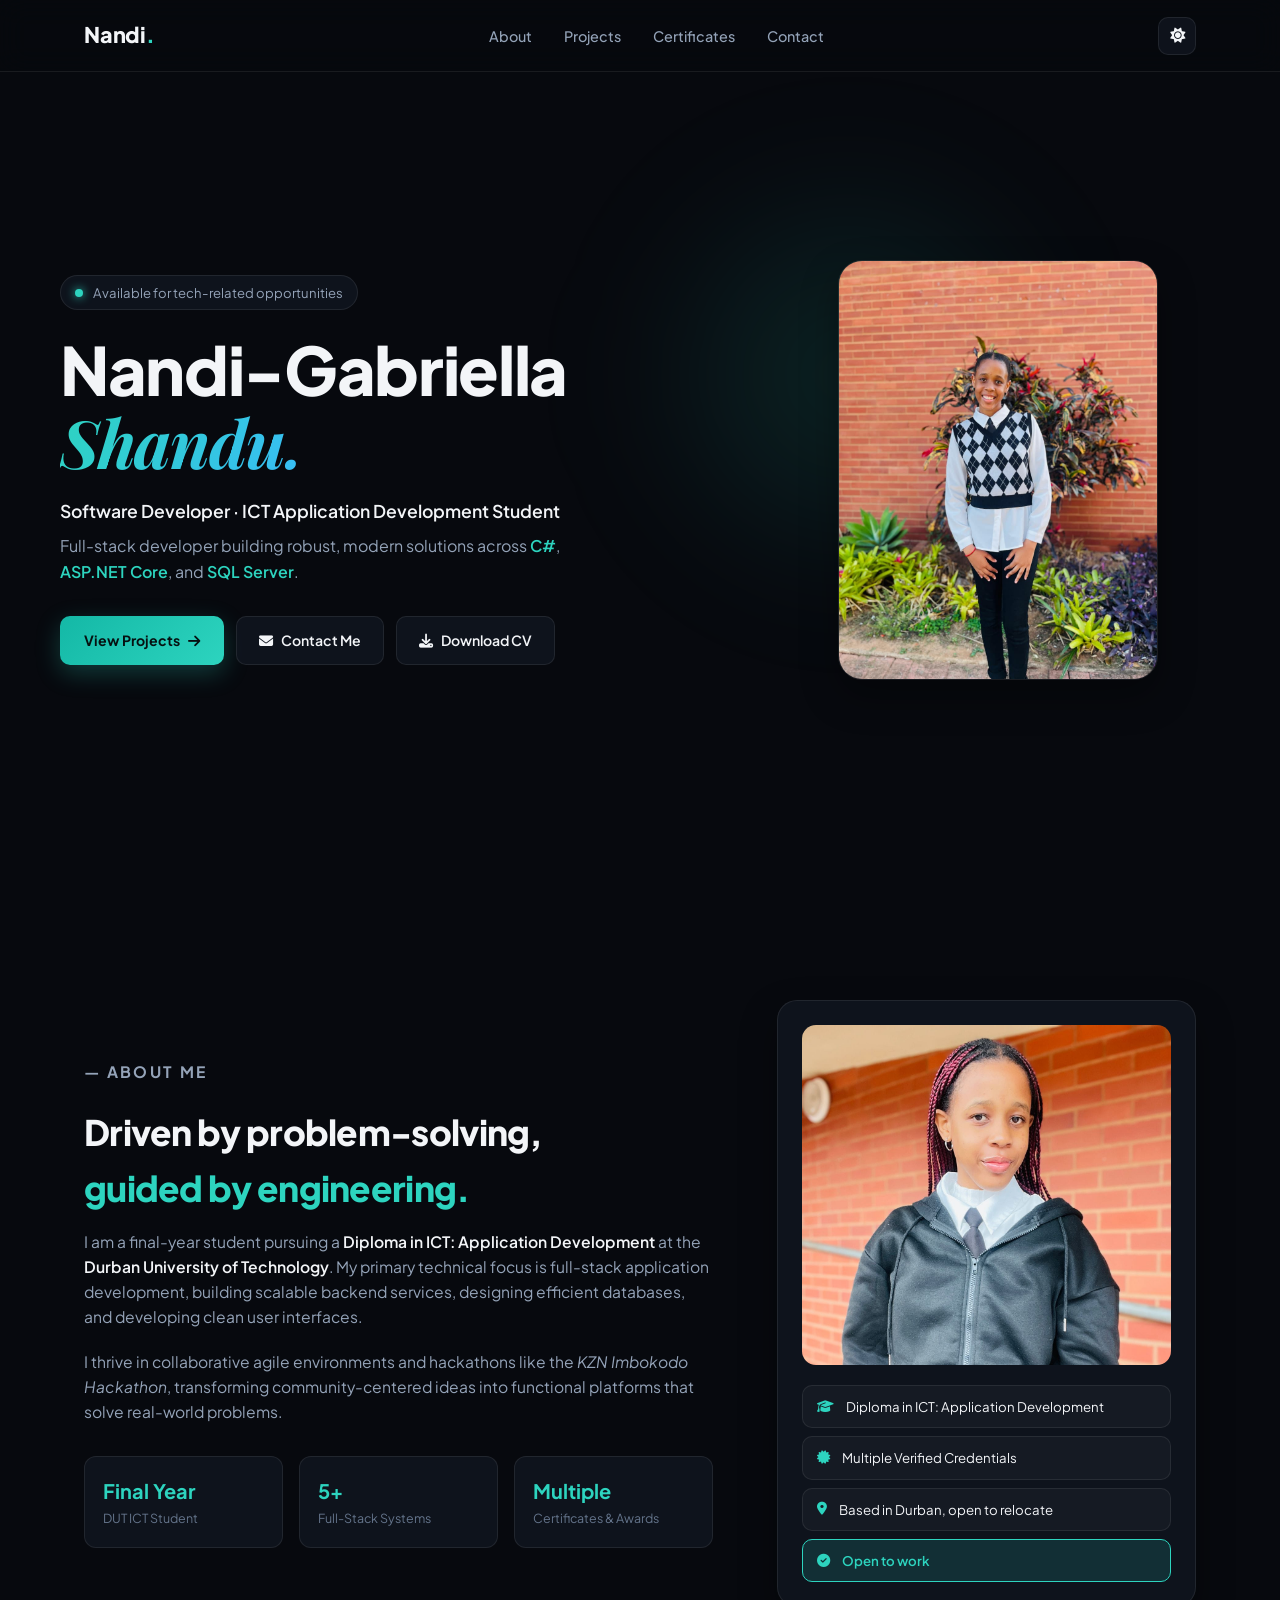
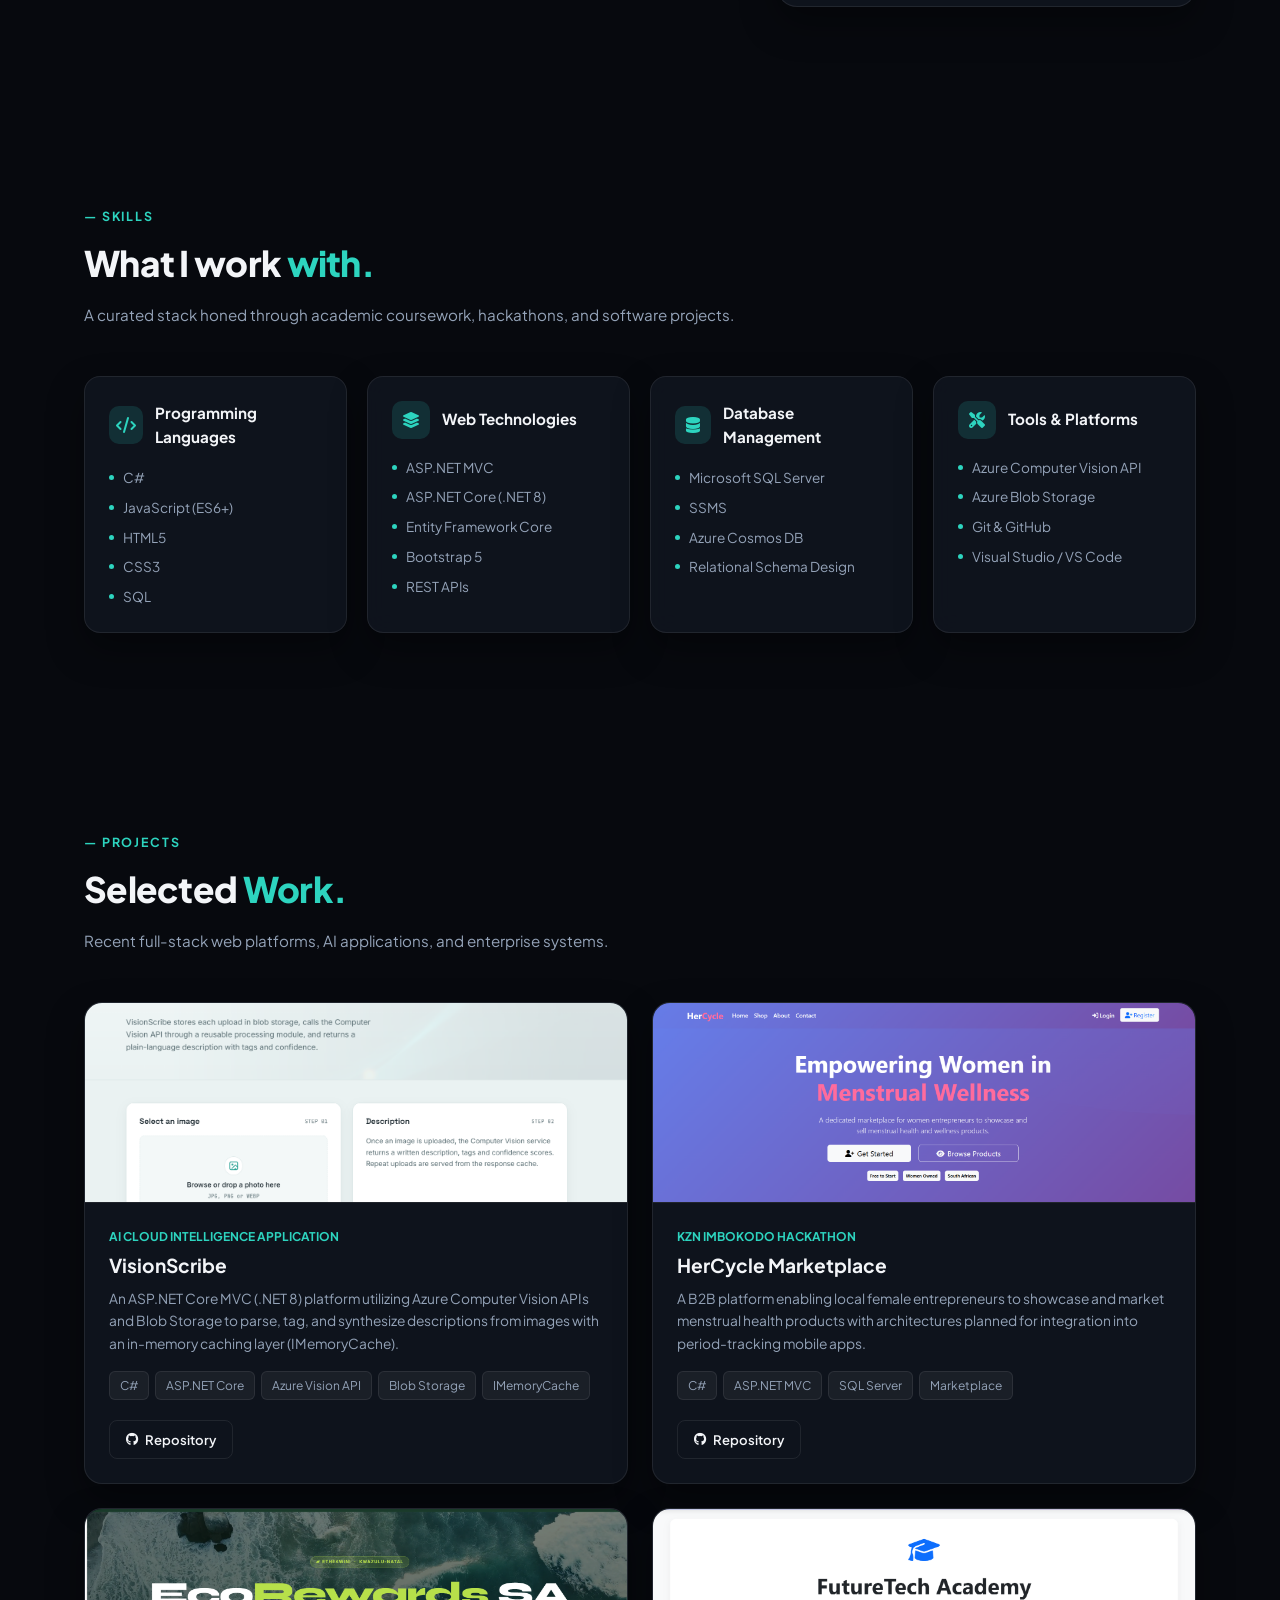
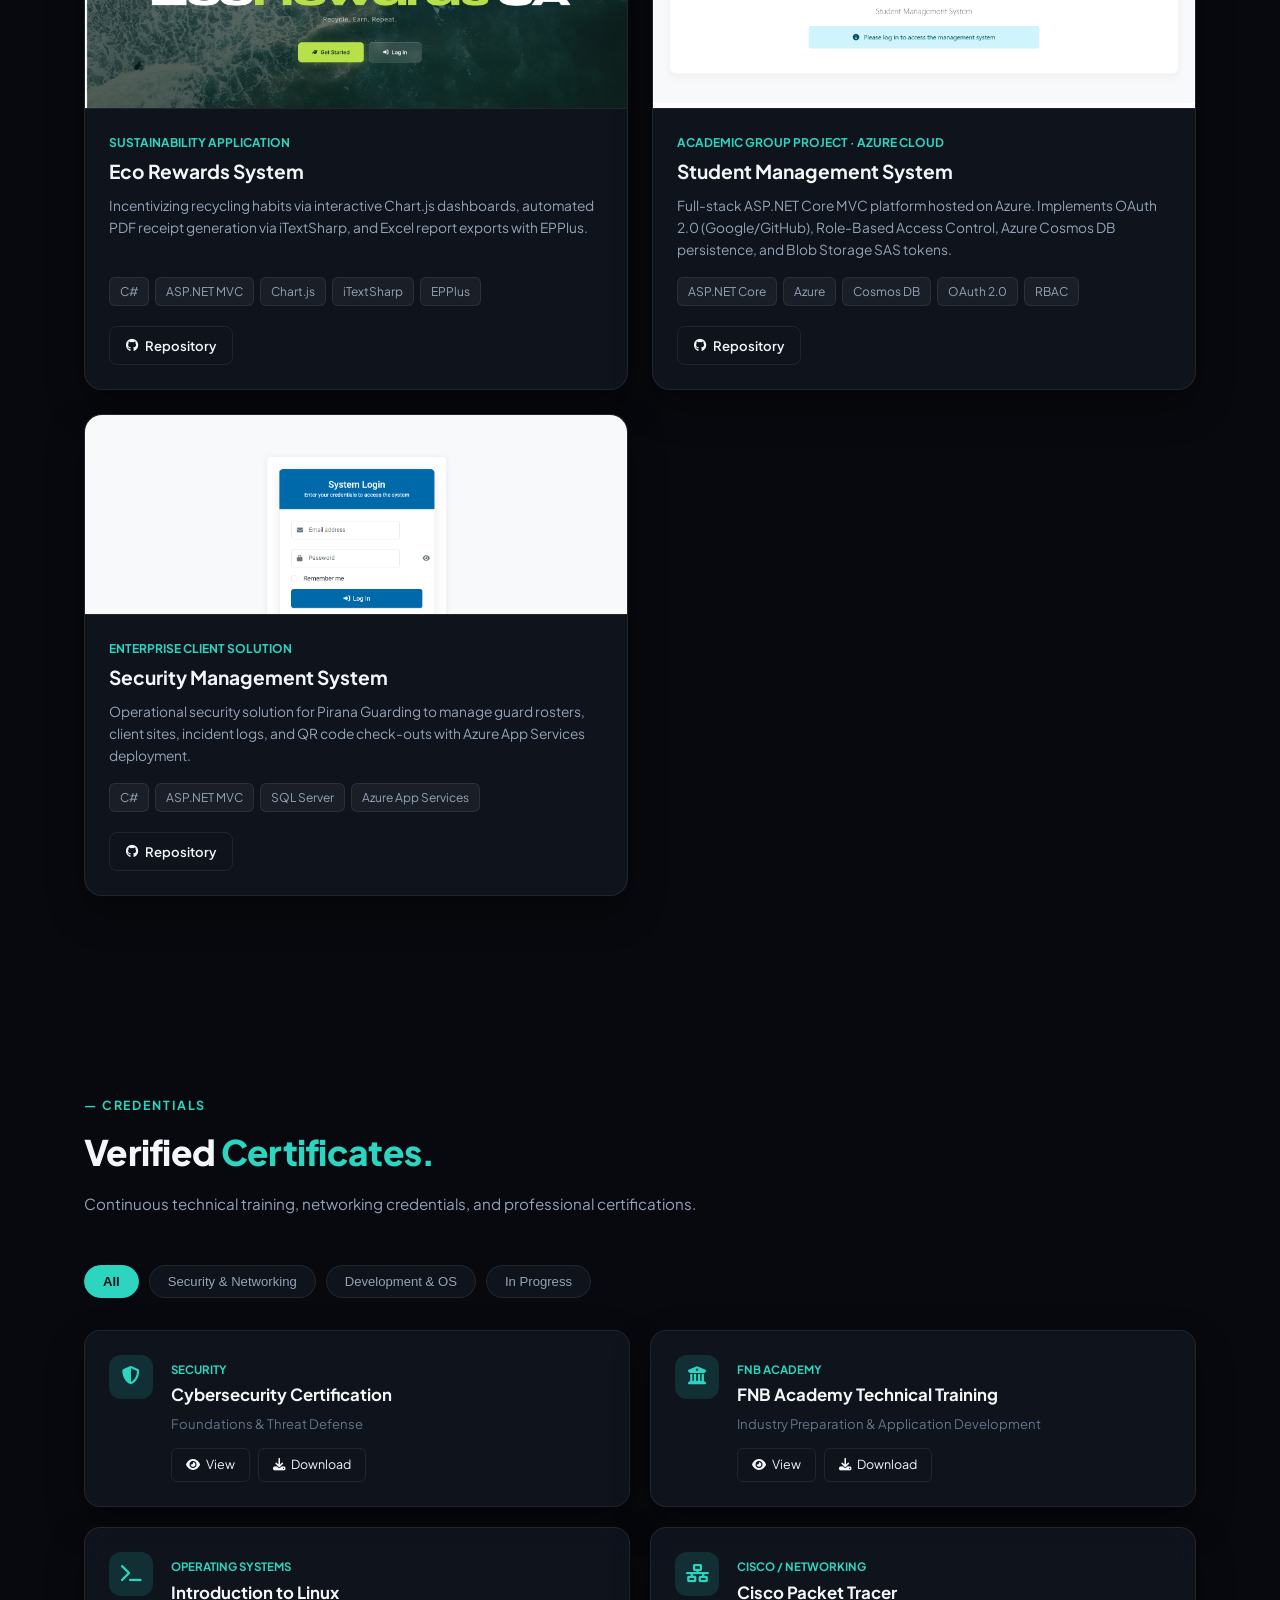
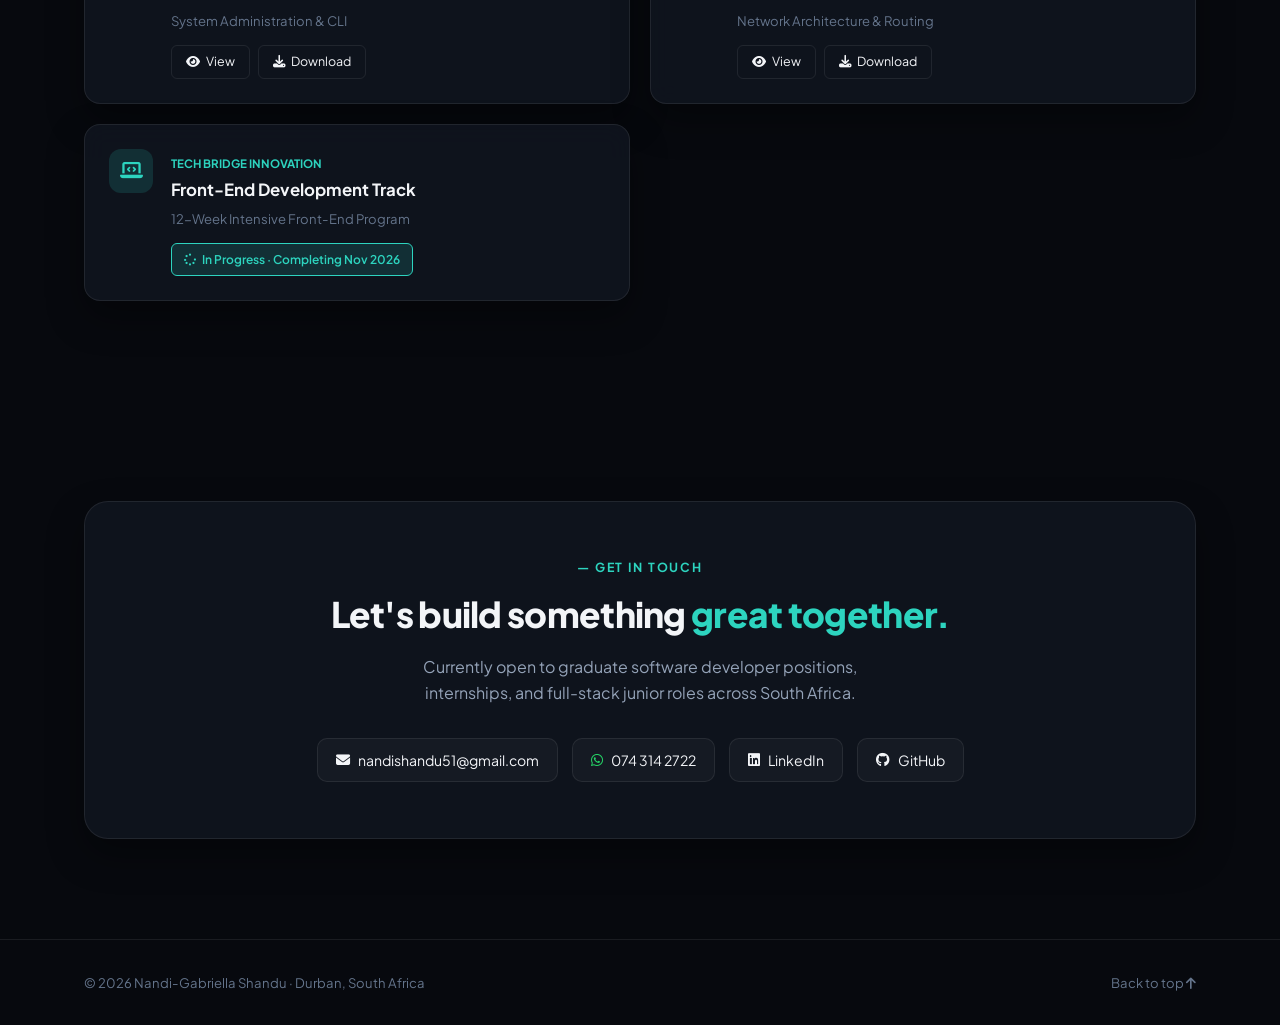
<file: Portfolio.html>
<!DOCTYPE html>
<html lang="en" data-theme="dark">

<head>
    <meta charset="UTF-8" />
    <meta name="viewport" content="width=device-width, initial-scale=1.0" />
    <title>Nandi-Gabriella Shandu — Portfolio</title>
    <link rel="preconnect" href="https://fonts.googleapis.com">
    <link rel="preconnect" href="https://fonts.gstatic.com" crossorigin>
    <link
        href="https://fonts.googleapis.com/css2?family=Plus+Jakarta+Sans:wght@300;400;500;600;700;800&family=Playfair+Display:ital,wght@1,600;1,700&display=swap"
        rel="stylesheet">
    <link rel="stylesheet" href="https://cdnjs.cloudflare.com/ajax/libs/font-awesome/6.5.0/css/all.min.css">
    <link rel="stylesheet" href="style.css">
</head>

<body>

    <!-- Top Glass Navigation -->
    <nav class="top-nav">
        <div class="nav-container">
            <a href="Portfolio.html" class="nav-logo">Nandi<span>.</span></a>
            <ul class="nav-links" id="navLinks">
                <li><a href="AboutMe.html">About</a></li>
                <li><a href="MyProjects.html">Projects</a></li>
                <li><a href="Certificates.html">Certificates</a></li>
                <li><a href="ContactDetails.html">Contact</a></li>
            </ul>
            <div class="nav-actions">
                <button id="themeToggle" class="icon-btn" aria-label="Toggle Theme">
                    <i class="fas fa-moon"></i>
                </button>
                <button id="menuToggle" class="mobile-toggle" aria-label="Open Menu">
                    <span></span><span></span><span></span>
                </button>
            </div>
        </div>
    </nav>

    <!-- Hero Section -->
    <section class="hero" id="home">
        <div class="hero-bg-glow"></div>
        <div class="hero-container">
            <div class="hero-text-col">
                <div class="status-pill">
                    <span class="status-dot"></span>
                    <span>Available for tech-related opportunities</span>
                </div>

                <h1 class="hero-title">
                    Nandi-Gabriella<br>
                    <span class="script-surname">Shandu.</span>
                </h1>

                <p class="hero-role">
                    Software Developer · ICT Application Development Student
                </p>
                <p class="hero-subtext">
                    Full-stack developer building robust, modern solutions across <span class="highlight">C#</span>,
                    <span class="highlight">ASP.NET Core</span>, and <span class="highlight">SQL Server</span>.
                </p>


                <div class="hero-btn-group">
                    <a href="MyProjects.html" class="btn-gradient">View Projects <i class="fas fa-arrow-right"></i></a>
                    <a href="ContactDetails.html" class="btn-glass"><i class="fas fa-envelope"></i> Contact Me</a>
                    <a href="Nandi_Gabriella_Shandu_Resume.pdf" download class="btn-outline">
                        <i class="fas fa-download"></i> Download CV
                    </a>
                </div>
            </div>

            <div class="hero-image-col">
                <div class="portrait-glow-ring"></div>
                <img src="images/profile.jpg" alt="Nandi-Gabriella Shandu" class="hero-portrait">
            </div>
        </div>
    </section>

    <!-- About Section -->
    <section class="section" id="about">
        <div class="container">
            <div class="about-wrapper">
                <div class="about-content">
                    <p class="section-tag">— ABOUT ME</p>
                    <h2 class="section-heading">Driven by problem-solving,<br><span class="accent-text">guided by
                            engineering.</span></h2>
                    <p>
                        I am a final-year student pursuing a <strong>Diploma in ICT: Application Development</strong> at
                        the <strong>Durban University of Technology</strong>. My primary technical focus is full-stack
                        application development, building scalable backend services, designing efficient databases, and
                        developing clean user interfaces.
                    </p>
                    <p>
                        I thrive in collaborative agile environments and hackathons like the <em>KZN Imbokodo
                            Hackathon</em>, transforming community-centered ideas into functional platforms that solve
                        real-world problems.
                    </p>
                    <div class="about-stats-grid">
                        <div class="mini-stat">
                            <h3>Final Year</h3>
                            <p>DUT ICT Student</p>
                        </div>
                        <div class="mini-stat">
                            <h3>5+</h3>
                            <p>Full-Stack Systems</p>
                        </div>
                        <div class="mini-stat">
                            <h3>Multiple</h3>
                            <p>Certificates &amp; Awards</p>
                        </div>
                    </div>
                </div>

                <!-- About Photo Card with Stacked Pills -->
                <div class="about-card-col">
                    <div class="about-card">
                        <img src="images/nandi-1.jpg" alt="Nandi Shandu" class="about-card-img">
                        <div class="about-badge-list">
                            <div class="badge-pill">
                                <i class="fas fa-graduation-cap"></i>
                                <span>Diploma in ICT: Application Development</span>
                            </div>
                            <div class="badge-pill">
                                <i class="fas fa-certificate"></i>
                                <span>Multiple Verified Credentials</span>
                            </div>
                            <div class="badge-pill">
                                <i class="fas fa-location-dot"></i>
                                <span>Based in Durban, open to relocate</span>
                            </div>
                            <div class="badge-pill highlight">
                                <i class="fas fa-circle-check"></i>
                                <span>Open to work</span>
                            </div>
                        </div>
                    </div>
                </div>
            </div>
        </div>
    </section>

    <!-- Skills Section -->
    <section class="section" id="skills">
        <div class="container">
            <p class="section-tag">— SKILLS</p>
            <h2 class="section-heading">What I work <span class="accent-text">with.</span></h2>
            <p class="section-subtext">A curated stack honed through academic coursework, hackathons, and software
                projects.</p>

            <div class="skills-card-grid">
                <div class="skill-card">
                    <div class="skill-header">
                        <div class="skill-icon"><i class="fas fa-code"></i></div>
                        <h3>Programming Languages</h3>
                    </div>
                    <ul class="skill-tags">
                        <li>C#</li>
                        <li>JavaScript (ES6+)</li>
                        <li>HTML5</li>
                        <li>CSS3</li>
                        <li>SQL</li>
                    </ul>
                </div>

                <div class="skill-card">
                    <div class="skill-header">
                        <div class="skill-icon"><i class="fas fa-layer-group"></i></div>
                        <h3>Web Technologies</h3>
                    </div>
                    <ul class="skill-tags">
                        <li>ASP.NET MVC</li>
                        <li>ASP.NET Core (.NET 8)</li>
                        <li>Entity Framework Core</li>
                        <li>Bootstrap 5</li>
                        <li>REST APIs</li>
                    </ul>
                </div>

                <div class="skill-card">
                    <div class="skill-header">
                        <div class="skill-icon"><i class="fas fa-database"></i></div>
                        <h3>Database Management</h3>
                    </div>
                    <ul class="skill-tags">
                        <li>Microsoft SQL Server</li>
                        <li>SSMS</li>
                        <li>Azure Cosmos DB</li>
                        <li>Relational Schema Design</li>
                    </ul>
                </div>

                <div class="skill-card">
                    <div class="skill-header">
                        <div class="skill-icon"><i class="fas fa-screwdriver-wrench"></i></div>
                        <h3>Tools &amp; Platforms</h3>
                    </div>
                    <ul class="skill-tags">
                        <li>Azure Computer Vision API</li>
                        <li>Azure Blob Storage</li>
                        <li>Git &amp; GitHub</li>
                        <li>Visual Studio / VS Code</li>
                    </ul>
                </div>
            </div>
        </div>
    </section>

    <!-- Projects Section -->
    <section class="section" id="projects">
        <div class="container">
            <p class="section-tag">— PROJECTS</p>
            <h2 class="section-heading">Selected <span class="accent-text">Work.</span></h2>
            <p class="section-subtext">Recent full-stack web platforms, AI applications, and enterprise systems.</p>

            <div class="projects-grid">
                <!-- 1. VisionScribe -->
                <div class="project-glass-card">
                    <div class="project-mockup">
                        <img src="images/vision-scribe.png" alt="VisionScribe Application Screenshot"
                            style="width:100%; height:100%; object-fit:cover;">
                    </div>
                    <div class="project-info">
                        <span class="project-category">AI Cloud Intelligence Application</span>
                        <h3>VisionScribe</h3>
                        <p>An ASP.NET Core MVC (.NET 8) platform utilizing Azure Computer Vision APIs and Blob Storage
                            to parse, tag, and synthesize descriptions from images with an in-memory caching layer
                            (IMemoryCache).</p>
                        <div class="tag-row">
                            <span>C#</span><span>ASP.NET Core</span><span>Azure Vision API</span><span>Blob
                                Storage</span><span>IMemoryCache</span>
                        </div>
                        <div class="project-action-row">
                            <a href="https://github.com/Nandi288/VisionScribe" target="_blank" class="action-btn">
                                <i class="fab fa-github"></i> Repository
                            </a>
                        </div>
                    </div>
                </div>

                <!-- 2. HerCycle -->
                <div class="project-glass-card">
                    <div class="project-mockup">
                        <img src="images/Hercycle.png" alt="HerCycle Marketplace Screenshot"
                            style="width:100%; height:100%; object-fit:cover;">
                    </div>
                    <div class="project-info">
                        <span class="project-category">KZN Imbokodo Hackathon</span>
                        <h3>HerCycle Marketplace</h3>
                        <p>A B2B platform enabling local female entrepreneurs to showcase and market menstrual health
                            products with architectures planned for integration into period-tracking mobile apps.</p>
                        <div class="tag-row">
                            <span>C#</span><span>ASP.NET MVC</span><span>SQL Server</span><span>Marketplace</span>
                        </div>
                        <div class="project-action-row">
                            <a href="https://github.com/Nandi288/HerCycle" target="_blank" class="action-btn">
                                <i class="fab fa-github"></i> Repository
                            </a>
                        </div>
                    </div>
                </div>

                <!-- 3. Eco Rewards -->
                <div class="project-glass-card">
                    <div class="project-mockup">
                        <img src="images/Ecorewards.png" alt="Eco Rewards System Screenshot"
                            style="width:100%; height:100%; object-fit:cover;">
                    </div>
                    <div class="project-info">
                        <span class="project-category">Sustainability Application</span>
                        <h3>Eco Rewards System</h3>
                        <p>Incentivizing recycling habits via interactive Chart.js dashboards, automated PDF receipt
                            generation via iTextSharp, and Excel report exports with EPPlus.</p>
                        <div class="tag-row">
                            <span>C#</span><span>ASP.NET
                                MVC</span><span>Chart.js</span><span>iTextSharp</span><span>EPPlus</span>
                        </div>
                        <div class="project-action-row">
                            <a href="https://github.com/Nandi288/SmartRecyclingRewardsSystem" target="_blank"
                                class="action-btn">
                                <i class="fab fa-github"></i> Repository
                            </a>
                        </div>
                    </div>
                </div>

                <!-- 4. Student Management System -->
                <div class="project-glass-card">
                    <div class="project-mockup">
                        <img src="images/future-tech.png" alt="Student Management System Screenshot"
                            style="width:100%; height:100%; object-fit:cover;">
                    </div>
                    <div class="project-info">
                        <span class="project-category">Academic Group Project · Azure Cloud</span>
                        <h3>Student Management System</h3>
                        <p>Full-stack ASP.NET Core MVC platform hosted on Azure. Implements OAuth 2.0 (Google/GitHub),
                            Role-Based Access Control, Azure Cosmos DB persistence, and Blob Storage SAS tokens.</p>
                        <div class="tag-row">
                            <span>ASP.NET Core</span><span>Azure</span><span>Cosmos DB</span><span>OAuth
                                2.0</span><span>RBAC</span>
                        </div>
                        <div class="project-action-row">
                            <a href="https://github.com/Nandi288/FutureTech-StudentManagement" target="_blank"
                                class="action-btn">
                                <i class="fab fa-github"></i> Repository
                            </a>
                        </div>
                    </div>
                </div>

                <!-- 5. Pirana Security -->
                <div class="project-glass-card">
                    <div class="project-mockup">
                        <img src="images/pirana.png" alt="Pirana Security Management Screenshot"
                            style="width:100%; height:100%; object-fit:cover;">
                    </div>
                    <div class="project-info">
                        <span class="project-category">Enterprise Client Solution</span>
                        <h3>Security Management System</h3>
                        <p>Operational security solution for Pirana Guarding to manage guard rosters, client sites,
                            incident logs, and QR code check-outs with Azure App Services deployment.</p>
                        <div class="tag-row">
                            <span>C#</span><span>ASP.NET MVC</span><span>SQL Server</span><span>Azure App
                                Services</span>
                        </div>
                        <div class="project-action-row">
                            <a href="https://github.com/Sfundo03/PiranaSecuritySystem" target="_blank"
                                class="action-btn">
                                <i class="fab fa-github"></i> Repository
                            </a>
                        </div>
                    </div>
                </div>
            </div>
        </div>
    </section>

    <!-- Certificates Section -->
    <section class="section" id="certificates">
        <div class="container">
            <p class="section-tag">— CREDENTIALS</p>
            <h2 class="section-heading">Verified <span class="accent-text">Certificates.</span></h2>
            <p class="section-subtext">Continuous technical training, networking credentials, and professional
                certifications.</p>

            <div class="cert-filter-pills">
                <button class="filter-btn active" data-filter="all">All</button>
                <button class="filter-btn" data-filter="security">Security &amp; Networking</button>
                <button class="filter-btn" data-filter="dev">Development &amp; OS</button>
                <button class="filter-btn" data-filter="progress">In Progress</button>
            </div>

            <div class="certificates-grid">
                <!-- 1. Cybersecurity -->
                <div class="cert-glass-card" data-category="security">
                    <div class="cert-icon-wrap"><i class="fas fa-shield-halved"></i></div>
                    <div class="cert-body">
                        <span class="cert-provider">Security</span>
                        <h4>Cybersecurity Certification</h4>
                        <p>Foundations &amp; Threat Defense</p>
                        <div class="cert-btn-group">
                            <a href="certificates/cybersecurity-certificate.pdf" target="_blank"
                                class="cert-action-btn"><i class="fas fa-eye"></i> View</a>
                            <a href="certificates/cybersecurity-certificate.pdf"
                                download="Nandi_Shandu_Cybersecurity_Certificate.pdf" class="cert-action-btn"><i
                                    class="fas fa-download"></i> Download</a>
                        </div>
                    </div>
                </div>

                <!-- 2. FNB Academy -->
                <div class="cert-glass-card" data-category="dev">
                    <div class="cert-icon-wrap"><i class="fas fa-building-columns"></i></div>
                    <div class="cert-body">
                        <span class="cert-provider">FNB Academy</span>
                        <h4>FNB Academy Technical Training</h4>
                        <p>Industry Preparation &amp; Application Development</p>
                        <div class="cert-btn-group">
                            <a href="certificates/fnb-academy-certificate.pdf" target="_blank"
                                class="cert-action-btn"><i class="fas fa-eye"></i> View</a>
                            <a href="certificates/fnb-academy-certificate.pdf"
                                download="Nandi_Shandu_FNB_Academy_Certificate.pdf" class="cert-action-btn"><i
                                    class="fas fa-download"></i> Download</a>
                        </div>
                    </div>
                </div>

                <!-- 3. Linux -->
                <div class="cert-glass-card" data-category="dev">
                    <div class="cert-icon-wrap"><i class="fas fa-terminal"></i></div>
                    <div class="cert-body">
                        <span class="cert-provider">Operating Systems</span>
                        <h4>Introduction to Linux</h4>
                        <p>System Administration &amp; CLI</p>
                        <div class="cert-btn-group">
                            <a href="certificates/linux-certificate.pdf" target="_blank" class="cert-action-btn"><i
                                    class="fas fa-eye"></i> View</a>
                            <a href="certificates/linux-certificate.pdf" download="Nandi_Shandu_Linux_Certificate.pdf"
                                class="cert-action-btn"><i class="fas fa-download"></i> Download</a>
                        </div>
                    </div>
                </div>

                <!-- 4. Cisco Packet Tracer -->
                <div class="cert-glass-card" data-category="security">
                    <div class="cert-icon-wrap"><i class="fas fa-network-wired"></i></div>
                    <div class="cert-body">
                        <span class="cert-provider">Cisco / Networking</span>
                        <h4>Cisco Packet Tracer</h4>
                        <p>Network Architecture &amp; Routing</p>
                        <div class="cert-btn-group">
                            <a href="certificates/packet-tracer-certificate.pdf" target="_blank"
                                class="cert-action-btn"><i class="fas fa-eye"></i> View</a>
                            <a href="certificates/packet-tracer-certificate.pdf"
                                download="Nandi_Shandu_Packet_Tracer_Certificate.pdf" class="cert-action-btn"><i
                                    class="fas fa-download"></i> Download</a>
                        </div>
                    </div>
                </div>

                <!-- 5. Tech Bridge Innovation (In Progress) -->
                <div class="cert-glass-card" data-category="progress">
                    <div class="cert-icon-wrap"><i class="fas fa-laptop-code"></i></div>
                    <div class="cert-body">
                        <span class="cert-provider">Tech Bridge Innovation</span>
                        <h4>Front-End Development Track</h4>
                        <p>12-Week Intensive Front-End Program</p>
                        <div class="cert-btn-group">
                            <span class="badge-pill highlight"
                                style="display:inline-flex; align-items:center; gap:6px; padding:6px 12px; font-size:0.75rem; border-radius:6px;">
                                <i class="fas fa-spinner fa-spin"></i> In Progress · Completing Nov 2026
                            </span>
                        </div>
                    </div>
                </div>
            </div>
        </div>
    </section>

    <!-- Contact Section -->
    <section class="section" id="contact">
        <div class="container">
            <div class="contact-card-centered">
                <p class="section-tag" style="text-align: center;">— GET IN TOUCH</p>
                <h2 class="section-heading" style="text-align: center;">Let's build something <span
                        class="accent-text">great together.</span></h2>
                <p style="text-align: center; max-width: 500px; margin: 0 auto 32px; color: var(--text-mid);">
                    Currently open to graduate software developer positions, internships, and full-stack junior roles
                    across South Africa.
                </p>

                <div class="contact-methods">
                    <a href="mailto:nandishandu51@gmail.com" class="contact-badge">
                        <i class="fas fa-envelope"></i> nandishandu51@gmail.com
                    </a>
                    <a href="tel:0743142722" class="contact-badge">
                        <i class="fab fa-whatsapp" style="color: #25D366;"></i> 074 314 2722
                    </a>
                    <a href="https://www.linkedin.com/in/nandi-shandu-079231384" target="_blank" class="contact-badge">
                        <i class="fab fa-linkedin"></i> LinkedIn
                    </a>
                    <a href="https://github.com/Nandi288" target="_blank" class="contact-badge">
                        <i class="fab fa-github"></i> GitHub
                    </a>
                </div>
            </div>
        </div>
    </section>

    <!-- Footer -->
    <footer class="footer">
        <div class="container footer-content">
            <p>© 2026 Nandi-Gabriella Shandu · Durban, South Africa</p>
            <div class="footer-links">
                <a href="index.html">Back to top <i class="fas fa-arrow-up"></i></a>
            </div>
        </div>
    </footer>

    <script src="theme.js"></script>
</body>

</html>
</file>
<file: style.css>
@import url('https://fonts.googleapis.com/css2?family=Plus+Jakarta+Sans:wght@300;400;500;600;700;800&family=Playfair+Display:ital,wght@1,600;1,700&display=swap');

:root[data-theme="dark"] {
    --bg-primary: #07090e;
    --bg-secondary: #0e121a;
    --surface-card: rgba(18, 23, 34, 0.75);
    --surface-card-border: rgba(255, 255, 255, 0.08);
    --text-main: #f3f5f8;
    --text-mid: #94a3b8;
    --text-muted: #64748b;
    --accent-cyan: #2dd4bf;
    --accent-teal: #14b8a6;
    --accent-glow: rgba(45, 212, 191, 0.15);
    --nav-bg: rgba(7, 9, 14, 0.85);
    --card-shadow: 0 16px 36px rgba(0, 0, 0, 0.35);
}

:root[data-theme="light"] {
    --bg-primary: #f8fafc;
    --bg-secondary: #f1f5f9;
    --surface-card: rgba(255, 255, 255, 0.9);
    --surface-card-border: rgba(0, 0, 0, 0.08);
    --text-main: #0f172a;
    --text-mid: #475569;
    --text-muted: #94a3b8;
    --accent-cyan: #0d9488;
    --accent-teal: #0f766e;
    --accent-glow: rgba(13, 148, 136, 0.1);
    --nav-bg: rgba(248, 250, 252, 0.88);
    --card-shadow: 0 16px 36px rgba(15, 23, 42, 0.06);
}

* {
    margin: 0;
    padding: 0;
    box-sizing: border-box;
}

html {
    scroll-behavior: smooth;
}

body {
    font-family: 'Plus Jakarta Sans', sans-serif;
    background-color: var(--bg-primary);
    color: var(--text-main);
    line-height: 1.6;
    overflow-x: hidden;
    transition: background-color 0.3s ease, color 0.3s ease;
}

.container {
    max-width: 1160px;
    margin: 0 auto;
    padding: 0 24px;
}

/* TOP NAVIGATION */
.top-nav {
    position: fixed;
    top: 0;
    left: 0;
    right: 0;
    height: 72px;
    backdrop-filter: blur(14px);
    -webkit-backdrop-filter: blur(14px);
    background: var(--nav-bg);
    border-bottom: 1px solid var(--surface-card-border);
    z-index: 1000;
    display: flex;
    align-items: center;
}

.nav-container {
    max-width: 1160px;
    width: 100%;
    margin: 0 auto;
    padding: 0 24px;
    display: flex;
    align-items: center;
    justify-content: space-between;
}

.nav-logo {
    font-size: 1.35rem;
    font-weight: 800;
    color: var(--text-main);
    text-decoration: none;
    letter-spacing: -0.01em;
}

.nav-logo span {
    color: var(--accent-cyan);
}

.nav-links {
    display: flex;
    list-style: none;
    gap: 32px;
}

.nav-links a {
    text-decoration: none;
    color: var(--text-mid);
    font-size: 0.9rem;
    font-weight: 500;
    transition: color 0.2s ease;
}

.nav-links a:hover,
.nav-links a.active {
    color: var(--accent-cyan);
}

.nav-actions {
    display: flex;
    align-items: center;
    gap: 16px;
}

.icon-btn {
    background: var(--surface-card);
    border: 1px solid var(--surface-card-border);
    color: var(--text-main);
    width: 38px;
    height: 38px;
    border-radius: 10px;
    cursor: pointer;
    display: flex;
    align-items: center;
    justify-content: center;
    font-size: 0.95rem;
    transition: border-color 0.2s ease, color 0.2s ease;
}

.icon-btn:hover {
    border-color: var(--accent-cyan);
    color: var(--accent-cyan);
}

.mobile-toggle {
    display: none;
    background: none;
    border: none;
    flex-direction: column;
    gap: 5px;
    cursor: pointer;
    padding: 4px;
}

.mobile-toggle span {
    width: 22px;
    height: 2px;
    background: var(--text-main);
    border-radius: 2px;
    transition: all 0.25s ease;
}

/* HERO SECTION */
.hero {
    position: relative;
    min-height: 100vh;
    display: flex;
    align-items: center;
    padding: 120px 24px 80px;
}

.hero-bg-glow {
    position: absolute;
    top: 15%;
    right: 15%;
    width: 480px;
    height: 480px;
    background: radial-gradient(circle, var(--accent-glow) 0%, transparent 70%);
    filter: blur(60px);
    pointer-events: none;
    z-index: 0;
}

.hero-container {
    max-width: 1160px;
    width: 100%;
    margin: 0 auto;
    display: grid;
    grid-template-columns: 1.2fr 0.8fr;
    align-items: center;
    gap: 48px;
    position: relative;
    z-index: 1;
}

.status-pill {
    display: inline-flex;
    align-items: center;
    gap: 10px;
    background: var(--surface-card);
    border: 1px solid var(--surface-card-border);
    padding: 6px 14px;
    border-radius: 100px;
    font-size: 0.82rem;
    color: var(--text-mid);
    margin-bottom: 24px;
}

.status-dot {
    width: 8px;
    height: 8px;
    border-radius: 50%;
    background-color: var(--accent-cyan);
    box-shadow: 0 0 10px var(--accent-cyan);
}

.hero-title {
    font-size: clamp(2.8rem, 5.2vw, 4.4rem);
    font-weight: 800;
    line-height: 1.08;
    margin-bottom: 18px;
    letter-spacing: -0.02em;
}

.script-surname {
    font-family: 'Playfair Display', serif;
    font-style: italic;
    font-weight: 700;
    color: var(--accent-cyan);
    background: linear-gradient(120deg, var(--accent-cyan), #38bdf8);
    -webkit-background-clip: text;
    background-clip: text;
    /* Standard property for cross-browser support */
    -webkit-text-fill-color: transparent;
}

.hero-role {
    font-size: 1.1rem;
    font-weight: 600;
    color: var(--text-main);
    margin-bottom: 8px;
}

.hero-subtext {
    color: var(--text-mid);
    font-size: 1rem;
    max-width: 520px;
    margin-bottom: 32px;
}

.hero-subtext .highlight {
    color: var(--accent-cyan);
    font-weight: 600;
}

.hero-btn-group {
    display: flex;
    flex-wrap: wrap;
    gap: 12px;
}

.btn-gradient {
    background: linear-gradient(135deg, var(--accent-teal), var(--accent-cyan));
    color: #061111 !important;
    font-weight: 700;
    padding: 12px 24px;
    border-radius: 10px;
    text-decoration: none;
    font-size: 0.88rem;
    display: inline-flex;
    align-items: center;
    gap: 8px;
    box-shadow: 0 8px 24px rgba(45, 212, 191, 0.25);
    transition: transform 0.2s ease, box-shadow 0.2s ease;
    border: none;
}

.btn-gradient:hover {
    transform: translateY(-2px);
    box-shadow: 0 12px 28px rgba(45, 212, 191, 0.4);
}

.btn-glass,
.btn-outline {
    background: var(--surface-card);
    border: 1px solid var(--surface-card-border);
    color: var(--text-main);
    font-weight: 600;
    padding: 12px 22px;
    border-radius: 10px;
    text-decoration: none;
    font-size: 0.88rem;
    display: inline-flex;
    align-items: center;
    gap: 8px;
    transition: border-color 0.2s ease, color 0.2s ease, transform 0.2s ease;
}

.btn-glass:hover,
.btn-outline:hover {
    border-color: var(--accent-cyan);
    color: var(--accent-cyan);
    transform: translateY(-2px);
}

.hero-image-col {
    display: flex;
    justify-content: center;
    position: relative;
}

.hero-portrait {
    width: 320px;
    height: 420px;
    object-fit: cover;
    object-position: top center;
    /* Keeps your face and head in full view */
    border-radius: 24px;
    border: 1px solid var(--surface-card-border);
    box-shadow: var(--card-shadow);
    position: relative;
    z-index: 1;
}

/* GENERAL SECTION STYLING */
.section {
    padding: 100px 0;
}

.section-tag {
    font-size: 0.78rem;
    font-weight: 700;
    color: var(--accent-cyan);
    letter-spacing: 0.15em;
    margin-bottom: 8px;
}

.section-heading {
    font-size: 2.2rem;
    font-weight: 800;
    letter-spacing: -0.02em;
    margin-bottom: 12px;
}

.accent-text {
    color: var(--accent-cyan);
}

.section-subtext {
    color: var(--text-mid);
    font-size: 0.95rem;
    margin-bottom: 48px;
}

/* ABOUT SECTION */
.about-wrapper {
    display: grid;
    grid-template-columns: 1.2fr 0.8fr;
    gap: 64px;
    align-items: center;
}

.about-content p {
    color: var(--text-mid);
    margin-bottom: 20px;
    font-size: 0.98rem;
}

.about-content p strong {
    color: var(--text-main);
    font-weight: 600;
}

.about-stats-grid {
    display: grid;
    grid-template-columns: repeat(3, 1fr);
    gap: 16px;
    margin-top: 32px;
}

.mini-stat {
    background: var(--surface-card);
    border: 1px solid var(--surface-card-border);
    padding: 18px;
    border-radius: 12px;
}

.mini-stat h3 {
    font-size: 1.25rem;
    color: var(--accent-cyan);
    margin-bottom: 2px;
}

.mini-stat p {
    font-size: 0.78rem;
    margin-bottom: 0;
    color: var(--text-muted);
}

.about-card {
    background: var(--surface-card);
    border: 1px solid var(--surface-card-border);
    padding: 24px;
    border-radius: 20px;
    backdrop-filter: blur(12px);
    -webkit-backdrop-filter: blur(12px);
    box-shadow: var(--card-shadow);
}

.about-card-img {
    width: 100%;
    height: 340px;
    /* Slightly taller for better portrait proportion */
    object-fit: cover;
    object-position: top center;
    /* Fixes cropping so your entire face shows */
    border-radius: 14px;
    margin-bottom: 20px;
    display: block;
}

.about-badge-list {
    display: flex;
    flex-direction: column;
    gap: 8px;
}

.badge-pill {
    display: flex;
    align-items: center;
    gap: 12px;
    background: rgba(255, 255, 255, 0.03);
    border: 1px solid var(--surface-card-border);
    padding: 10px 14px;
    border-radius: 10px;
    font-size: 0.83rem;
    color: var(--text-main);
}

.badge-pill i {
    color: var(--accent-cyan);
}

.badge-pill.highlight {
    background: var(--accent-glow);
    border-color: var(--accent-cyan);
    color: var(--accent-cyan);
    font-weight: 600;
}

/* SKILLS CARDS */
.skills-card-grid {
    display: grid;
    grid-template-columns: repeat(4, 1fr);
    gap: 20px;
}

.skill-card {
    background: var(--surface-card);
    border: 1px solid var(--surface-card-border);
    border-radius: 16px;
    padding: 24px;
    backdrop-filter: blur(12px);
    -webkit-backdrop-filter: blur(12px);
    transition: transform 0.2s ease, border-color 0.2s ease;
    box-shadow: var(--card-shadow);
}

.skill-card:hover {
    transform: translateY(-4px);
    border-color: var(--accent-cyan);
}

.skill-header {
    display: flex;
    align-items: center;
    gap: 12px;
    margin-bottom: 18px;
}

.skill-icon {
    width: 38px;
    height: 38px;
    border-radius: 10px;
    background: var(--accent-glow);
    color: var(--accent-cyan);
    display: flex;
    align-items: center;
    justify-content: center;
    font-size: 1rem;
}

.skill-header h3 {
    font-size: 0.95rem;
    font-weight: 700;
}

.skill-tags {
    list-style: none;
    display: flex;
    flex-direction: column;
    gap: 8px;
}

.skill-tags li {
    font-size: 0.85rem;
    color: var(--text-mid);
    position: relative;
    padding-left: 14px;
}

.skill-tags li::before {
    content: '';
    position: absolute;
    left: 0;
    top: 8px;
    width: 5px;
    height: 5px;
    border-radius: 50%;
    background: var(--accent-cyan);
}

/* PROJECT CARDS */
.projects-grid {
    display: grid;
    grid-template-columns: repeat(2, 1fr);
    gap: 24px;
}

.project-glass-card {
    background: var(--surface-card);
    border: 1px solid var(--surface-card-border);
    border-radius: 18px;
    overflow: hidden;
    display: flex;
    flex-direction: column;
    transition: transform 0.2s ease, border-color 0.2s ease, box-shadow 0.2s ease;
    box-shadow: var(--card-shadow);
}

.project-glass-card:hover {
    transform: translateY(-4px);
    border-color: var(--accent-cyan);
}

.project-mockup {
    height: 200px;
    width: 100%;
    background: var(--bg-secondary);
    border-bottom: 1px solid var(--surface-card-border);
    position: relative;
    overflow: hidden;
    display: flex;
    align-items: center;
    justify-content: center;
}

.project-mockup img {
    width: 100%;
    height: 100%;
    object-fit: cover;
    display: block;
}

.mockup-icon {
    font-size: 3rem;
    color: var(--accent-cyan);
    opacity: 0.8;
}

.project-info {
    padding: 24px;
    display: flex;
    flex-direction: column;
    flex: 1;
}

.project-category {
    font-size: 0.75rem;
    text-transform: uppercase;
    font-weight: 700;
    color: var(--accent-cyan);
    margin-bottom: 4px;
}

.project-info h3 {
    font-size: 1.2rem;
    font-weight: 700;
    margin-bottom: 8px;
}

.project-info p {
    font-size: 0.86rem;
    color: var(--text-mid);
    margin-bottom: 16px;
    flex: 1;
}

.tag-row {
    display: flex;
    flex-wrap: wrap;
    gap: 6px;
    margin-bottom: 20px;
}

.tag-row span {
    background: rgba(255, 255, 255, 0.05);
    border: 1px solid var(--surface-card-border);
    padding: 4px 10px;
    border-radius: 6px;
    font-size: 0.75rem;
    color: var(--text-mid);
}

.action-btn {
    display: inline-flex;
    align-items: center;
    gap: 6px;
    color: var(--text-main);
    text-decoration: none;
    font-size: 0.82rem;
    font-weight: 600;
    border: 1px solid var(--surface-card-border);
    padding: 8px 16px;
    border-radius: 8px;
    transition: all 0.2s ease;
}

.action-btn:hover {
    background: var(--accent-cyan);
    color: #061111;
    border-color: var(--accent-cyan);
}

/* CERTIFICATES */
.cert-filter-pills {
    display: flex;
    flex-wrap: wrap;
    gap: 10px;
    margin-bottom: 32px;
}

.filter-btn {
    background: var(--surface-card);
    border: 1px solid var(--surface-card-border);
    color: var(--text-mid);
    padding: 8px 18px;
    border-radius: 100px;
    font-size: 0.82rem;
    cursor: pointer;
    font-weight: 500;
    transition: all 0.2s ease;
}

.filter-btn.active,
.filter-btn:hover {
    background: var(--accent-cyan);
    color: #061111;
    font-weight: 700;
    border-color: var(--accent-cyan);
}

.certificates-grid {
    display: grid;
    grid-template-columns: repeat(2, 1fr);
    gap: 20px;
}

.cert-glass-card {
    background: var(--surface-card);
    border: 1px solid var(--surface-card-border);
    border-radius: 16px;
    padding: 24px;
    display: flex;
    gap: 18px;
    align-items: flex-start;
    backdrop-filter: blur(12px);
    -webkit-backdrop-filter: blur(12px);
    box-shadow: var(--card-shadow);
}

.cert-icon-wrap {
    width: 44px;
    height: 44px;
    border-radius: 12px;
    background: var(--accent-glow);
    color: var(--accent-cyan);
    display: flex;
    align-items: center;
    justify-content: center;
    font-size: 1.15rem;
    flex-shrink: 0;
}

.cert-provider {
    font-size: 0.72rem;
    text-transform: uppercase;
    font-weight: 700;
    color: var(--accent-cyan);
}

.cert-body h4 {
    font-size: 1.05rem;
    margin: 2px 0 4px;
}

.cert-body p {
    font-size: 0.82rem;
    color: var(--text-muted);
    margin-bottom: 14px;
}

.cert-btn-group {
    display: flex;
    flex-wrap: wrap;
    gap: 8px;
}

.cert-action-btn {
    font-size: 0.78rem;
    padding: 6px 14px;
    border-radius: 6px;
    border: 1px solid var(--surface-card-border);
    color: var(--text-main);
    text-decoration: none;
    display: inline-flex;
    align-items: center;
    gap: 6px;
    transition: all 0.2s ease;
}

.cert-action-btn:hover {
    border-color: var(--accent-cyan);
    color: var(--accent-cyan);
}

/* CONTACT SECTION */
.contact-card-centered {
    background: var(--surface-card);
    border: 1px solid var(--surface-card-border);
    border-radius: 24px;
    padding: 56px 32px;
    backdrop-filter: blur(16px);
    -webkit-backdrop-filter: blur(16px);
    box-shadow: var(--card-shadow);
}

.contact-methods {
    display: flex;
    justify-content: center;
    flex-wrap: wrap;
    gap: 14px;
}

.contact-badge {
    background: rgba(255, 255, 255, 0.03);
    border: 1px solid var(--surface-card-border);
    color: var(--text-main);
    padding: 10px 18px;
    border-radius: 10px;
    font-size: 0.88rem;
    text-decoration: none;
    display: inline-flex;
    align-items: center;
    gap: 8px;
    transition: all 0.2s ease;
}

.contact-badge:hover {
    border-color: var(--accent-cyan);
    color: var(--accent-cyan);
    transform: translateY(-1px);
}

/* FOOTER */
.footer {
    padding: 32px 0;
    border-top: 1px solid var(--surface-card-border);
}

.footer-content {
    display: flex;
    justify-content: space-between;
    align-items: center;
    font-size: 0.82rem;
    color: var(--text-muted);
}

.footer-links a {
    color: var(--text-muted);
    text-decoration: none;
    transition: color 0.2s ease;
}

.footer-links a:hover {
    color: var(--accent-cyan);
}

/* RESPONSIVE BREAKPOINTS */
@media (max-width: 992px) {
    .hero-container {
        grid-template-columns: 1fr;
        text-align: center;
    }

    .hero-text-col {
        display: flex;
        flex-direction: column;
        align-items: center;
    }

    .hero-subtext {
        margin-left: auto;
        margin-right: auto;
    }

    .hero-btn-group {
        justify-content: center;
    }

    .about-wrapper {
        grid-template-columns: 1fr;
    }

    .skills-card-grid {
        grid-template-columns: repeat(2, 1fr);
    }

    .projects-grid {
        grid-template-columns: 1fr;
    }

    .certificates-grid {
        grid-template-columns: 1fr;
    }
}

@media (max-width: 768px) {
    .nav-links {
        display: none;
        position: absolute;
        top: 72px;
        left: 0;
        right: 0;
        background: var(--nav-bg);
        flex-direction: column;
        padding: 24px;
        border-bottom: 1px solid var(--surface-card-border);
        gap: 16px;
    }

    .nav-links.active {
        display: flex;
    }

    .mobile-toggle {
        display: flex;
    }

    .skills-card-grid {
        grid-template-columns: 1fr;
    }

    .about-stats-grid {
        grid-template-columns: 1fr;
    }

    .hero-portrait {
        width: 240px;
        height: 320px;
    }
}
</file>
